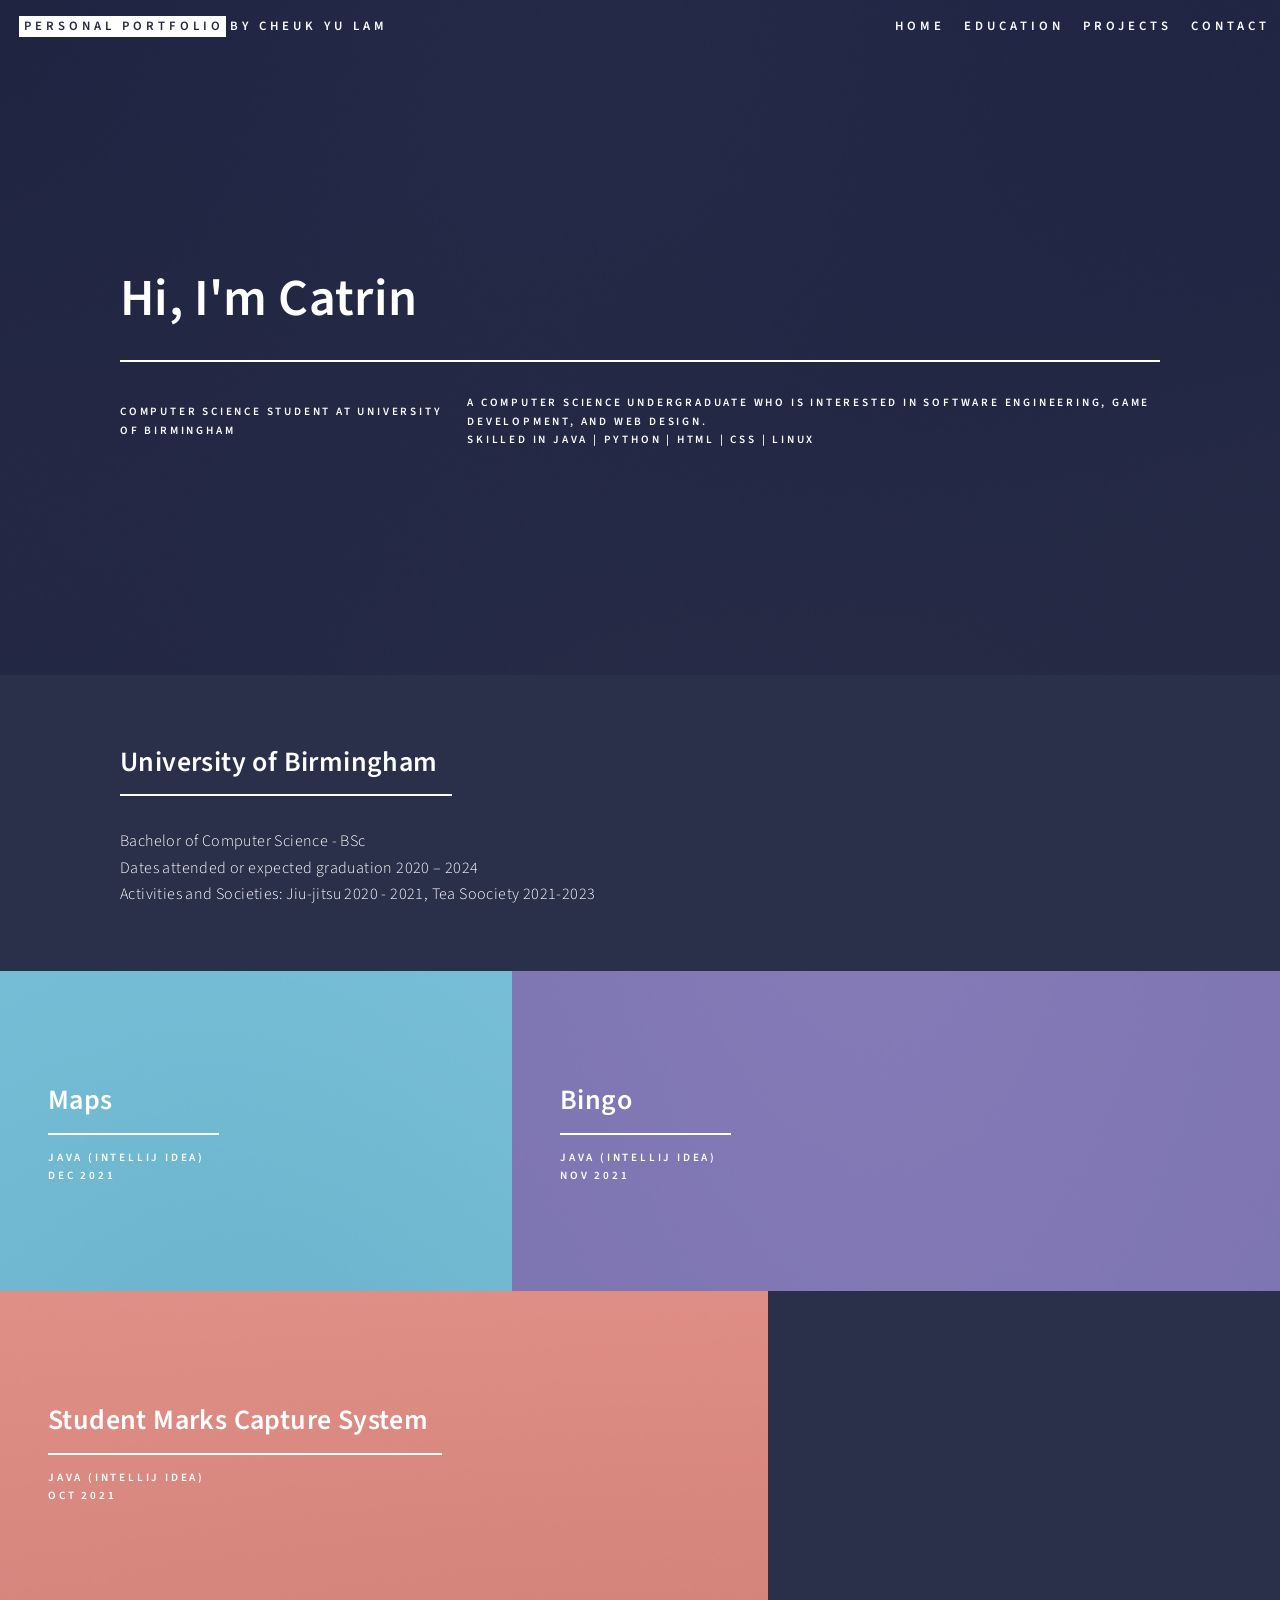
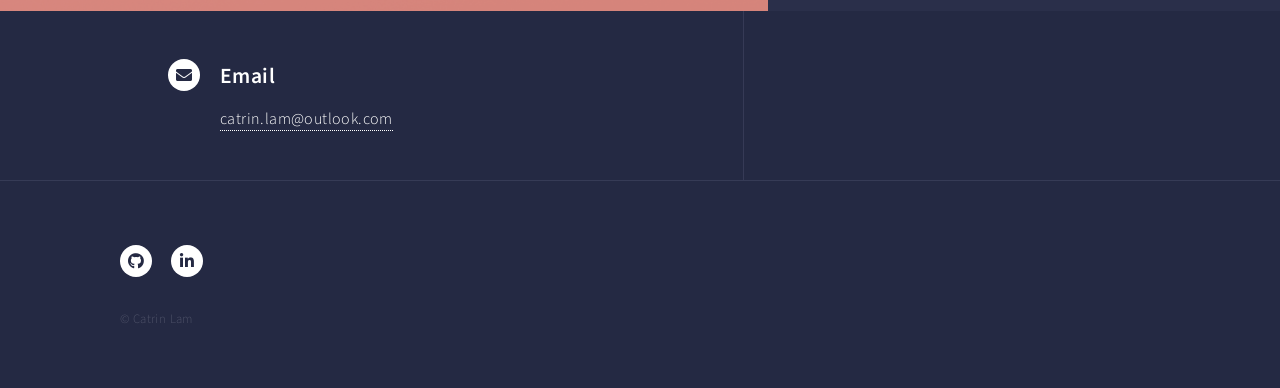
<file: index.html>
<!DOCTYPE HTML>
<!--
	Forty by HTML5 UP
	html5up.net | @ajlkn
	Free for personal and commercial use under the CCA 3.0 license (html5up.net/license)
-->
<html>
<head>
    <title>Cheuk Yu Lam</title>
    <meta charset="utf-8"/>
    <meta content="width=device-width, initial-scale=1, user-scalable=no" name="viewport"/>
    <link href="assets/css/main.css" rel="stylesheet"/>
    <noscript>
        <link href="assets/css/noscript.css" rel="stylesheet"/>
    </noscript>
</head>
<body class="is-preload">

<!-- Wrapper -->
<div id="wrapper">

    <!-- Header -->
    <header class="alt" id="header">
        <div class="logo"><strong>Personal Portfolio</strong><span>by Cheuk Yu Lam</span></div>
        <!-- <a class="logo" href="index.html"><strong>Personal Portfolio</strong>
            <span>by Cheuk Yu Lam</span>
            </a> -->
        <nav>
            <a href="index.html">Home</a>
            <!-- <a href="profile.html">Profile</a> -->
            <a href="#two">Education</a>
            <a href="#one">Projects</a>
            <a href="#contact">Contact</a>
            <a href="#menu"></a>
        </nav>
        <!-- <nav><a href="#menu">Menu</a></nav> -->
    </header>

    <!-- Menu -->
    <nav id="menu">
        <ul class="links">
            <li><a href="index.html">Home</a></li>
            <!-- <li><a href="profile.html">Profile</a></li> -->
            <li><a href="#two">Education</a></li>
            <li><a href="#one">Projects</a></li>
            <li><a href="#contact">Contact</a></li>
        </ul>
<!--        <ul class="actions stacked">-->
<!--            <li><a class="button primary fit" href="#">Get Started</a></li>-->
<!--            <li><a class="button fit" href="#">Log In</a></li>-->
<!--        </ul>-->
    </nav>

    <!-- Banner -->
    <section class="major" id="banner">
        <div class="inner">
            <header class="major">
                <h1>Hi, I'm Catrin</h1>
            </header>
            <div class="content">
                <p>Computer Science Student at University of Birmingham</p>
                <p>A computer science undergraduate who is interested in software engineering, game
                    development, and web design.<br/>
                    Skilled in Java | Python | HTML | CSS | Linux</p>
                <!-- <ul class="actions">
                    <li><a class="button next scrolly" href="profile.html">Get To Know Me More</a></li>
                </ul> -->
            </div>
        </div>
    </section>

    <!-- Main -->
    <div id="main">

        <!-- Two -->
        <section id="two">
            <div class="inner">
                <header class="major">
                    <h2>University of Birmingham</h2>
                </header>
                <p>Bachelor of Computer Science - BSc<br>

                    Dates attended or expected graduation 2020 – 2024<br>

                    Activities and Societies: Jiu-jitsu 2020 - 2021, Tea Soociety 2021-2023 </p>
                <!-- <ul class="actions">
                    <li><a class="button next" href="education.html">My Education</a></li>
                </ul> -->
            </div>
        </section>

        <!-- One -->
        <section class="tiles" id="one">
            <article>
                <span class="image">
                    <img alt="Background image of project" src="images/pic01.jpg"/>
                </span>
                <header class="major">
                    <h3><a class="link" href="https://github.com/winter7eaf/Maps">Maps</a></h3>
                    <p> Java (IntelliJ IDEA)</p>
                    <p>Dec 2021 </p></header>
            </article>
            <article>
                <span class="image">
                    <img alt="Background image of project" src="images/pic02.jpg"/>
                </span>
                <header class="major">
                    <h3><a class="link" href="https://github.com/winter7eaf/Bingo">Bingo</a></h3>
                    <p> Java (IntelliJ IDEA) </p>
                    <p> Nov 2021 </p>
                </header>
            </article>
            <article>
                <span class="image">
                    <img alt="Background image of project" src="images/pic03.jpg"/>
                </span>
                <header class="major">
                    <h3><a class="link" href="https://github.com/winter7eaf/Student-Marks-Capture-System">Student Marks Capture System</a></h3>
                    <p> Java (IntelliJ IDEA) </p>
                    <p> Oct 2021 </p>
                </header>
            </article>
            <!-- <article>
                <span class="image">
                    <img alt="Background image of project" src="images/pic04.jpg"/>
                </span>
                <header class="major">
                    <h3><a class="link" href="projects.html">Flower attribute analysis</a></h3>
                    <p> Python 3 (VS code) </p>
                    <p> Apr 2021 - May 2021 </p>
                </header>
            </article> -->
            <!-- <article>
                <span class="image">
                    <img src="images/pic05.jpg" alt="" />
                </span>
                <header class="major">
                    <h3><a href="profile.html" class="link">Consequat</a></h3>
                    <p>Ipsum dolor sit amet</p>
                </header>
            </article>
            <article>
                <span class="image">
                    <img src="images/pic06.jpg" alt="" />
                </span>
                <header class="major">
                    <h3><a href="profile.html" class="link">Etiam</a></h3>
                    <p>Feugiat amet tempus</p> -->
            <!-- </header>
        </article> -->
        </section>

    </div>

    <!-- Contact -->
    <section id="contact">
        <div class="inner">
            <!-- <section>
                <form action="mailto:catrin.lam@outlook.com" method="post">
                    <div class="fields">
                        <div class="field half">
                            <label for="name">Name</label>
                            <input id="name" name="name" type="text"/>
                        </div>
                        <div class="field half">
                            <label for="email">Email</label>
                            <input id="email" name="email" type="text"/>
                        </div>
                        <div class="field">
                            <label for="message">Message</label>
                            <textarea id="message" name="message" rows="6"></textarea>
                        </div>
                    </div>
                    <ul class="actions">
                        <li><input class="primary" type="submit" value="Send Message"/></li>
                        <li><input type="reset" value="Clear"/></li>
                    </ul>
                </form>
            </section> -->
            <section class="split">
                <section>
                    <div class="contact-method">
                        <span class="icon solid alt fa-envelope"></span>
                        <h3>Email</h3>
                        <a href="mailto:catrin.lam@outlook.com">catrin.lam@outlook.com</a>
                    </div>
                </section>
            </section>
        </div>
    </section>

    <!-- Footer -->
    <footer id="footer">
        <div class="inner">
            <ul class="icons">
                <!-- <li><a href="#" class="icon brands alt fa-twitter"><span class="label">Twitter</span></a></li>
                <li><a href="#" class="icon brands alt fa-facebook-f"><span class="label">Facebook</span></a></li>
                <li><a href="#" class="icon brands alt fa-instagram"><span class="label">Instagram</span></a></li> -->
                <li><a class="icon brands alt fa-github" href="https://github.com/W1nt3rl3af"><span
                        class="label">GitHub</span></a></li>
                <li><a class="icon brands alt fa-linkedin-in" href="https://www.linkedin.com/in/cheuk-yu-lam/"><span
                        class="label">LinkedIn</span></a></li>
            </ul>
            <ul class="copyright">
                <li>&copy; Catrin Lam</li>
                <!-- <li>Design: <a href="https://html5up.net">HTML5 UP</a></li> -->
            </ul>
        </div>
    </footer>

</div>

<!-- Scripts -->
<script src="assets/js/jquery.min.js"></script>
<script src="assets/js/jquery.scrolly.min.js"></script>
<script src="assets/js/jquery.scrollex.min.js"></script>
<script src="assets/js/browser.min.js"></script>
<script src="assets/js/breakpoints.min.js"></script>
<script src="assets/js/util.js"></script>
<script src="assets/js/main.js"></script>

</body>
</html>
</file>
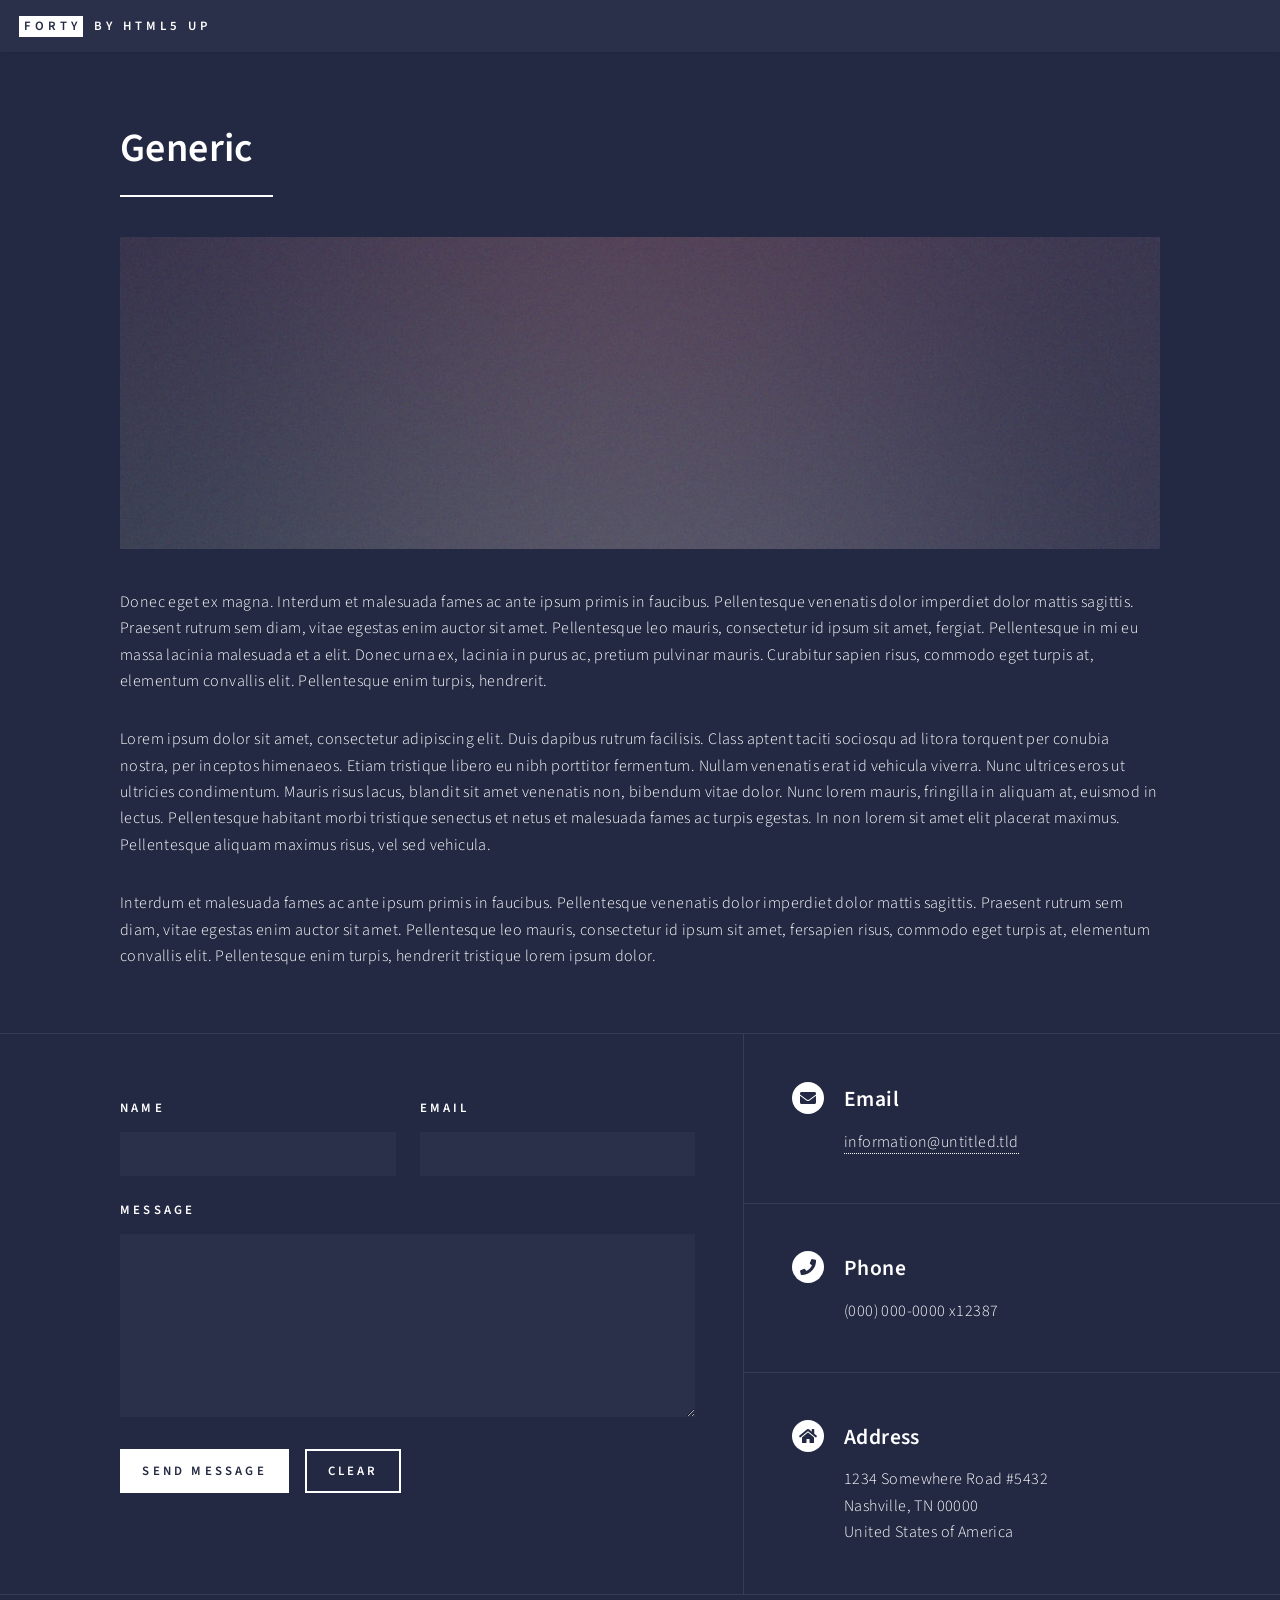
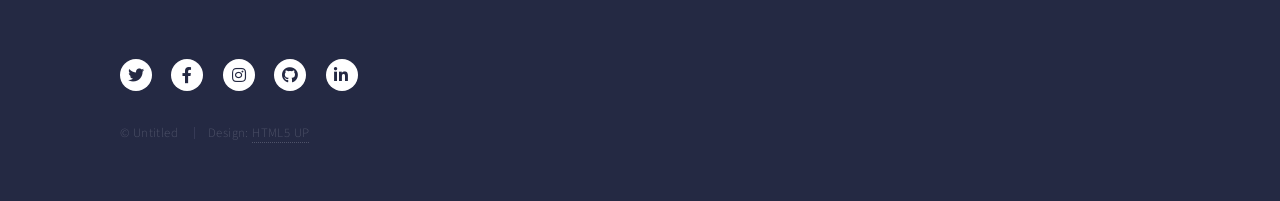
<file: education.html>
<!DOCTYPE HTML>
<!--
	Forty by HTML5 UP
	html5up.net | @ajlkn
	Free for personal and commercial use under the CCA 3.0 license (html5up.net/license)
-->
<html>
<head>
    <title>Generic - Forty by HTML5 UP</title>
    <meta charset="utf-8"/>
    <meta content="width=device-width, initial-scale=1, user-scalable=no" name="viewport"/>
    <link href="assets/css/main.css" rel="stylesheet"/>
    <noscript>
        <link href="assets/css/noscript.css" rel="stylesheet"/>
    </noscript>
</head>
<body class="is-preload">

<!-- Wrapper -->
<div id="wrapper">

    <!-- Header -->
    <header id="header">
        <a class="logo" href="index.html"><strong>Forty</strong> <span>by HTML5 UP</span></a>
        <nav>
            <a href="#menu">Menu</a>
        </nav>
    </header>

    <!-- Menu -->
    <nav id="menu">
        <ul class="links">
            <li><a href="index.html">Home</a></li>
            <li><a href="landing.html">Landing</a></li>
            <li><a href="generic.html">Generic</a></li>
            <li><a href="elements.html">Elements</a></li>
        </ul>
        <ul class="actions stacked">
            <li><a class="button primary fit" href="#">Get Started</a></li>
            <li><a class="button fit" href="#">Log In</a></li>
        </ul>
    </nav>

    <!-- Main -->
    <div class="alt" id="main">

        <!-- One -->
        <section id="one">
            <div class="inner">
                <header class="major">
                    <h1>Generic</h1>
                </header>
                <span class="image main"><img alt="" src="images/pic11.jpg"/></span>
                <p>Donec eget ex magna. Interdum et malesuada fames ac ante ipsum primis in faucibus. Pellentesque
                    venenatis dolor imperdiet dolor mattis sagittis. Praesent rutrum sem diam, vitae egestas enim auctor
                    sit amet. Pellentesque leo mauris, consectetur id ipsum sit amet, fergiat. Pellentesque in mi eu
                    massa lacinia malesuada et a elit. Donec urna ex, lacinia in purus ac, pretium pulvinar mauris.
                    Curabitur sapien risus, commodo eget turpis at, elementum convallis elit. Pellentesque enim turpis,
                    hendrerit.</p>
                <p>Lorem ipsum dolor sit amet, consectetur adipiscing elit. Duis dapibus rutrum facilisis. Class aptent
                    taciti sociosqu ad litora torquent per conubia nostra, per inceptos himenaeos. Etiam tristique
                    libero eu nibh porttitor fermentum. Nullam venenatis erat id vehicula viverra. Nunc ultrices eros ut
                    ultricies condimentum. Mauris risus lacus, blandit sit amet venenatis non, bibendum vitae dolor.
                    Nunc lorem mauris, fringilla in aliquam at, euismod in lectus. Pellentesque habitant morbi tristique
                    senectus et netus et malesuada fames ac turpis egestas. In non lorem sit amet elit placerat maximus.
                    Pellentesque aliquam maximus risus, vel sed vehicula.</p>
                <p>Interdum et malesuada fames ac ante ipsum primis in faucibus. Pellentesque venenatis dolor imperdiet
                    dolor mattis sagittis. Praesent rutrum sem diam, vitae egestas enim auctor sit amet. Pellentesque
                    leo mauris, consectetur id ipsum sit amet, fersapien risus, commodo eget turpis at, elementum
                    convallis elit. Pellentesque enim turpis, hendrerit tristique lorem ipsum dolor.</p>
            </div>
        </section>

    </div>

    <!-- Contact -->
    <section id="contact">
        <div class="inner">
            <section>
                <form action="#" method="post">
                    <div class="fields">
                        <div class="field half">
                            <label for="name">Name</label>
                            <input id="name" name="name" type="text"/>
                        </div>
                        <div class="field half">
                            <label for="email">Email</label>
                            <input id="email" name="email" type="text"/>
                        </div>
                        <div class="field">
                            <label for="message">Message</label>
                            <textarea id="message" name="message" rows="6"></textarea>
                        </div>
                    </div>
                    <ul class="actions">
                        <li><input class="primary" type="submit" value="Send Message"/></li>
                        <li><input type="reset" value="Clear"/></li>
                    </ul>
                </form>
            </section>
            <section class="split">
                <section>
                    <div class="contact-method">
                        <span class="icon solid alt fa-envelope"></span>
                        <h3>Email</h3>
                        <a href="#">information@untitled.tld</a>
                    </div>
                </section>
                <section>
                    <div class="contact-method">
                        <span class="icon solid alt fa-phone"></span>
                        <h3>Phone</h3>
                        <span>(000) 000-0000 x12387</span>
                    </div>
                </section>
                <section>
                    <div class="contact-method">
                        <span class="icon solid alt fa-home"></span>
                        <h3>Address</h3>
                        <span>1234 Somewhere Road #5432<br/>
										Nashville, TN 00000<br/>
										United States of America</span>
                    </div>
                </section>
            </section>
        </div>
    </section>

    <!-- Footer -->
    <footer id="footer">
        <div class="inner">
            <ul class="icons">
                <li><a class="icon brands alt fa-twitter" href="#"><span class="label">Twitter</span></a></li>
                <li><a class="icon brands alt fa-facebook-f" href="#"><span class="label">Facebook</span></a></li>
                <li><a class="icon brands alt fa-instagram" href="#"><span class="label">Instagram</span></a></li>
                <li><a class="icon brands alt fa-github" href="#"><span class="label">GitHub</span></a></li>
                <li><a class="icon brands alt fa-linkedin-in" href="#"><span class="label">LinkedIn</span></a></li>
            </ul>
            <ul class="copyright">
                <li>&copy; Untitled</li>
                <li>Design: <a href="https://html5up.net">HTML5 UP</a></li>
            </ul>
        </div>
    </footer>

</div>

<!-- Scripts -->
<script src="assets/js/jquery.min.js"></script>
<script src="assets/js/jquery.scrolly.min.js"></script>
<script src="assets/js/jquery.scrollex.min.js"></script>
<script src="assets/js/browser.min.js"></script>
<script src="assets/js/breakpoints.min.js"></script>
<script src="assets/js/util.js"></script>
<script src="assets/js/main.js"></script>

</body>
</html>
</file>
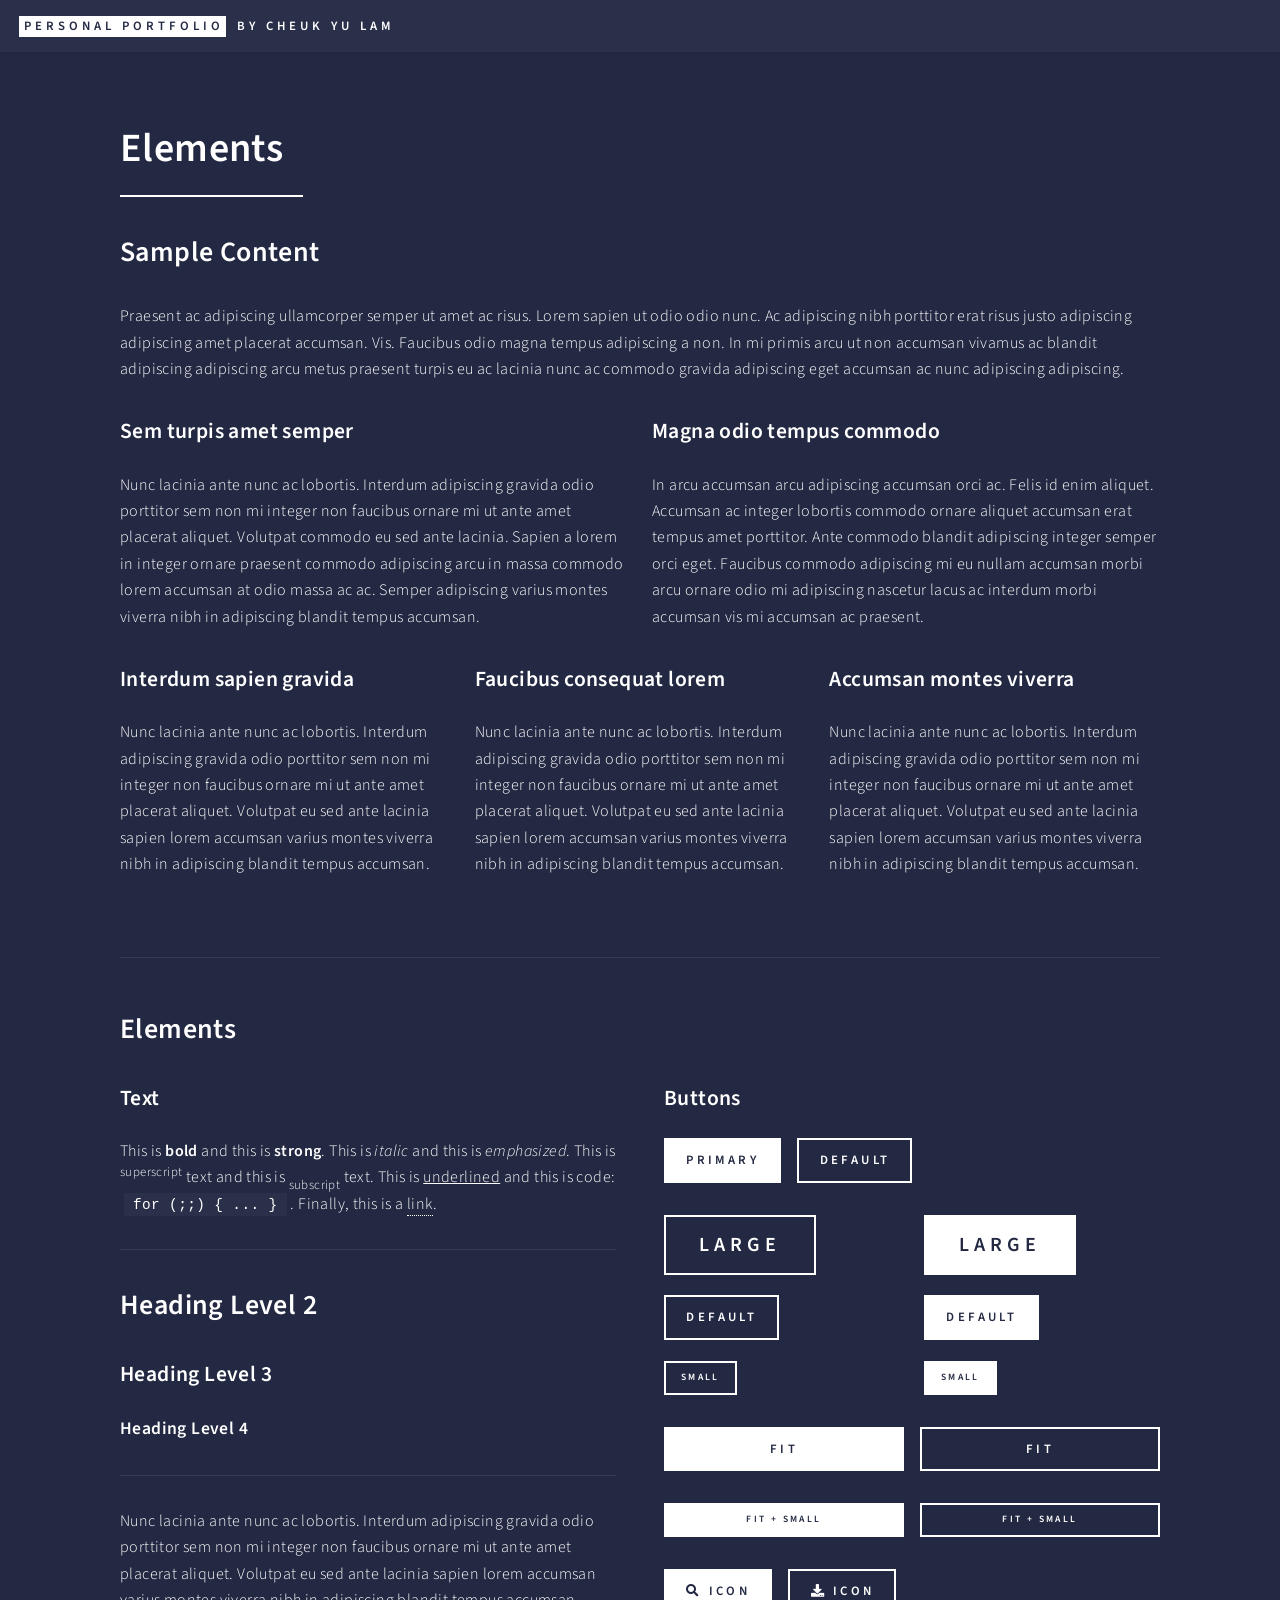
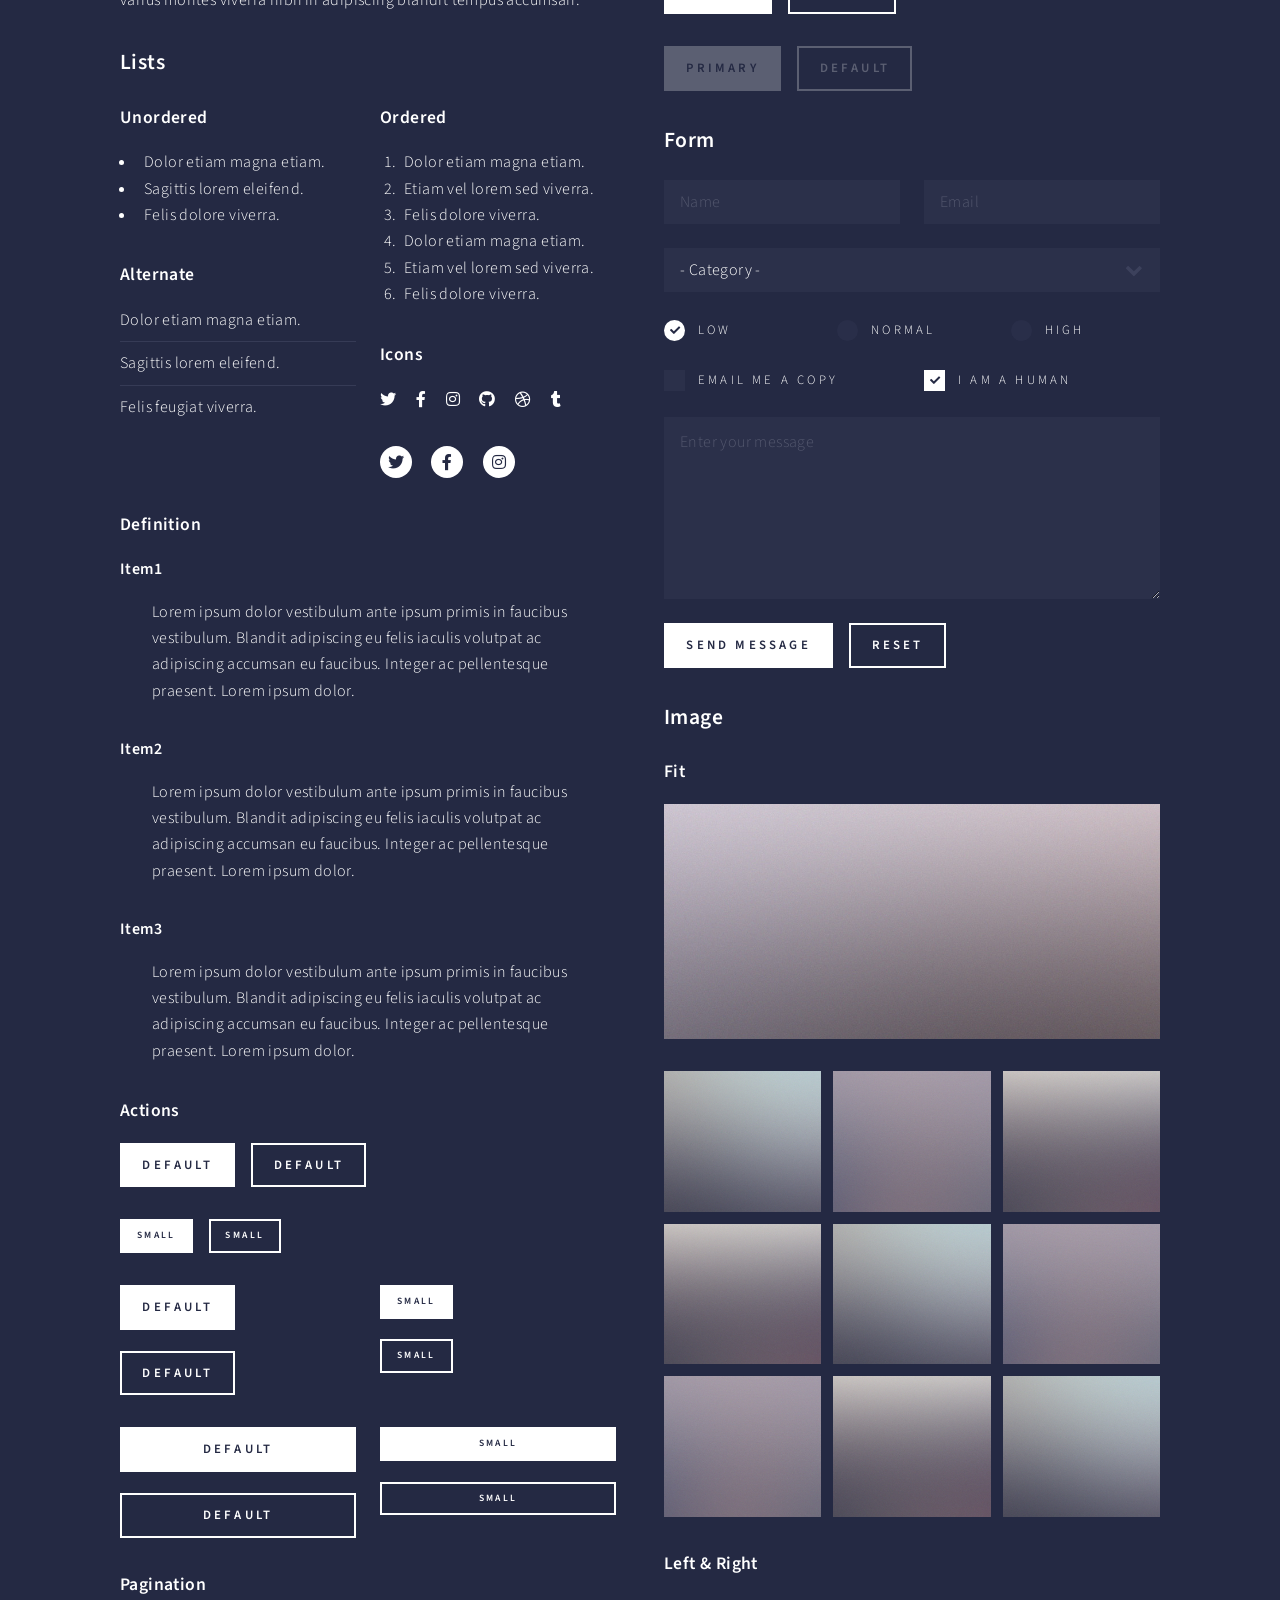
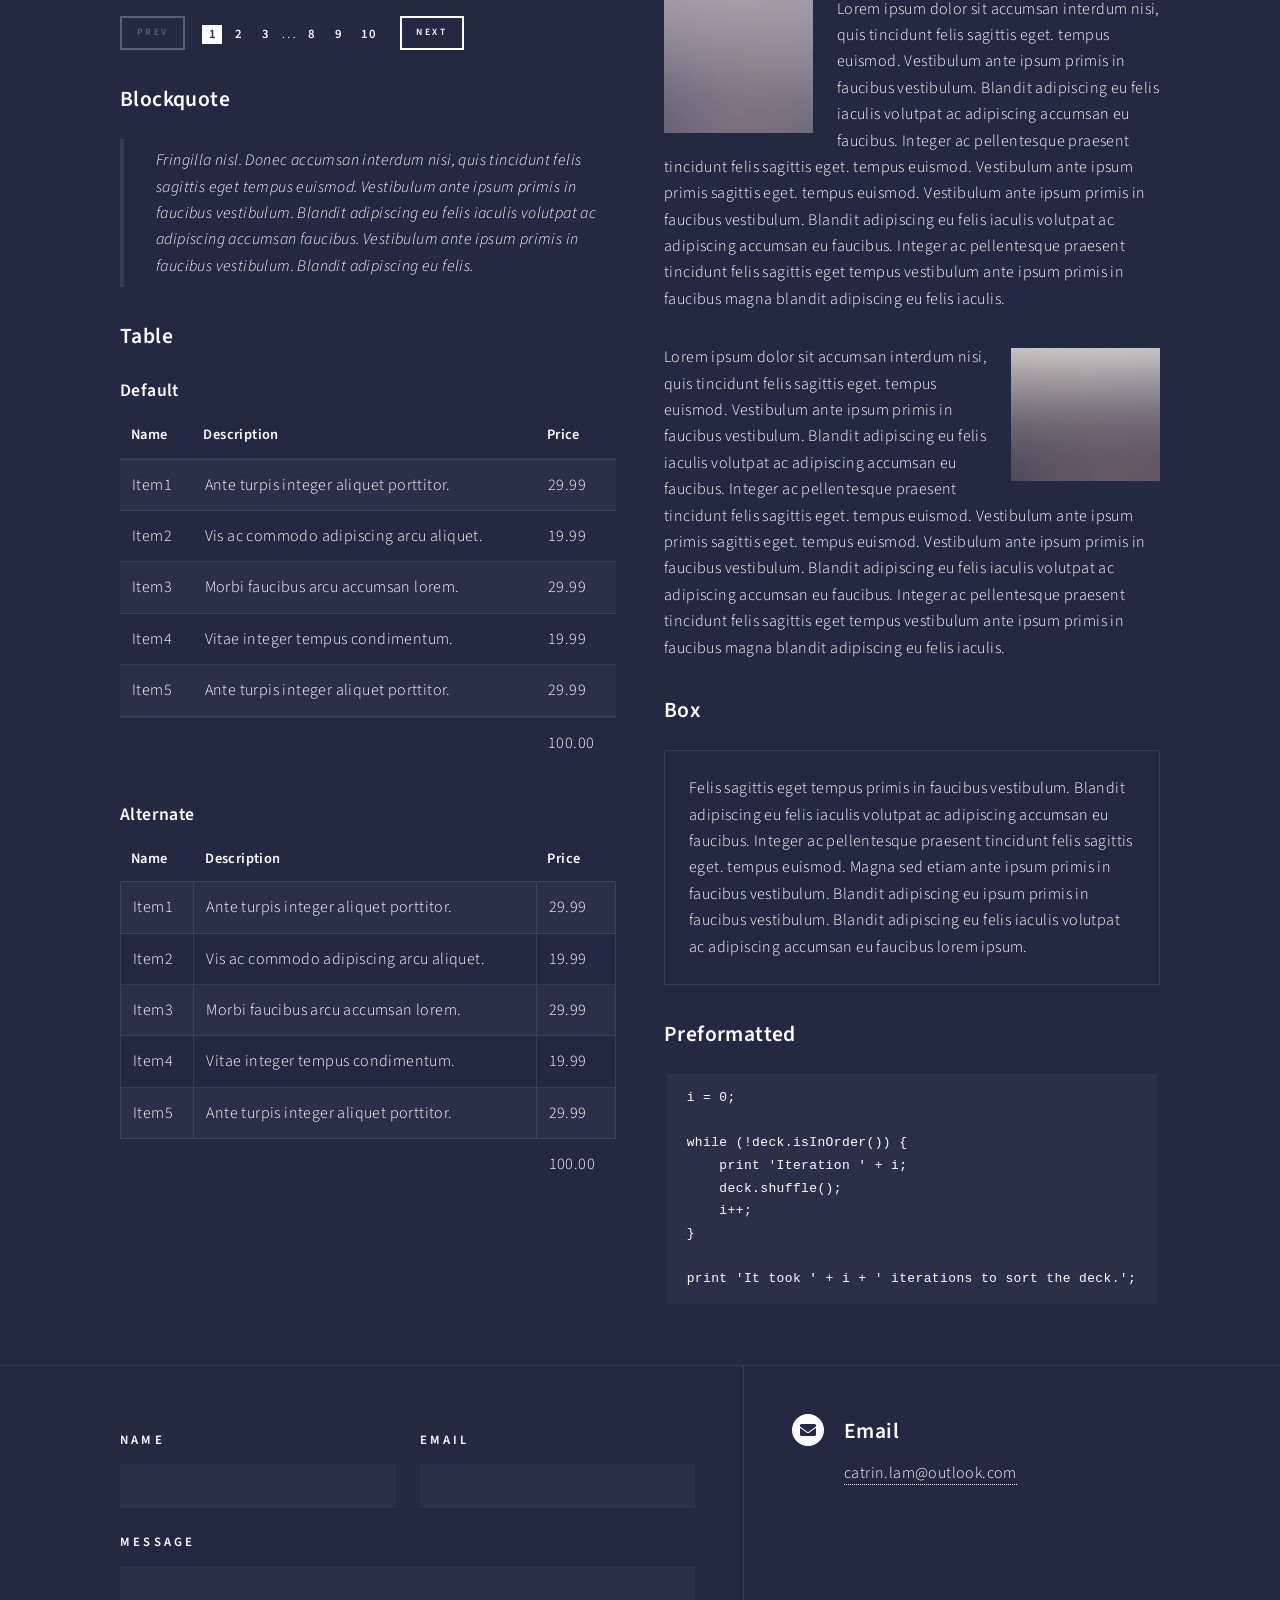
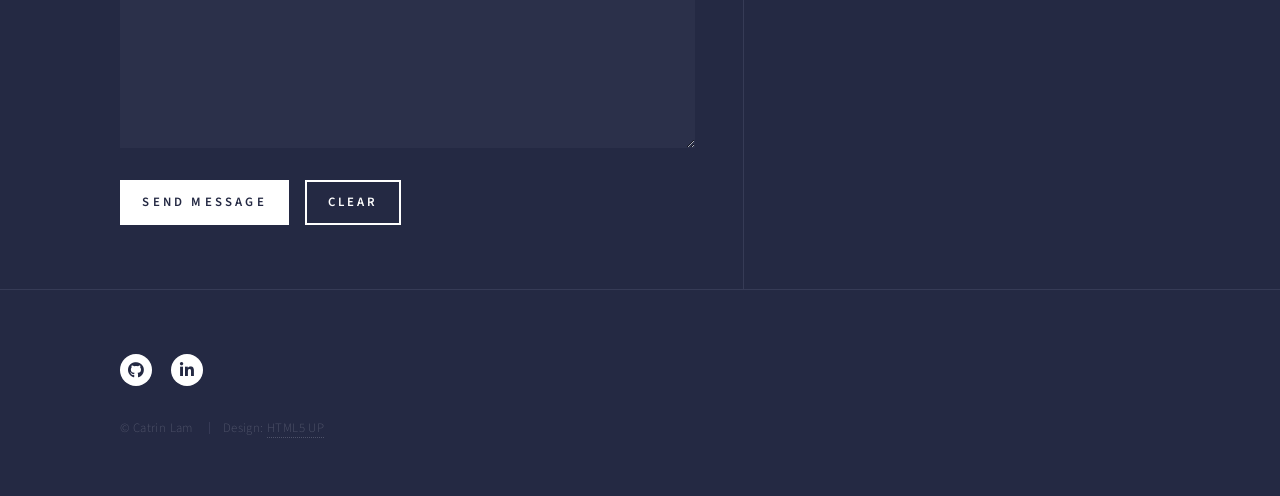
<file: profile.html>
<!DOCTYPE HTML>
<!--
	Forty by HTML5 UP
	html5up.net | @ajlkn
	Free for personal and commercial use under the CCA 3.0 license (html5up.net/license)
-->
<html>
<head>
    <title>Cheuk Yu Lam</title>
    <meta charset="utf-8"/>
    <meta content="width=device-width, initial-scale=1, user-scalable=no" name="viewport"/>
    <link href="assets/css/main.css" rel="stylesheet"/>
    <noscript>
        <link href="assets/css/noscript.css" rel="stylesheet"/>
    </noscript>
</head>
<body class="is-preload">

<!-- Wrapper -->
<div id="wrapper">

    <!-- Header -->
    <header id="header">
        <a class="logo" href="index.html"><strong>Personal Portfolio</strong> <span>by Cheuk Yu Lam</span></a>
        <nav>
            <a href="#menu">Menu</a>
        </nav>
    </header>

    <!-- Menu -->
    <nav id="menu">
        <ul class="links">
            <li><a href="index.html">Home</a></li>
            <li><a href="profile.html">Profile</a></li>
            <li><a href="education.html">Education</a></li>
            <li><a href="projects.html">Projects</a></li>
        </ul>
<!--        <ul class="actions stacked">-->
<!--            <li><a class="button primary fit" href="#">Get Started</a></li>-->
<!--            <li><a class="button fit" href="#">Log In</a></li>-->
<!--        </ul>-->
    </nav>

    <!-- Main -->
    <div class="alt" id="main">

        <!-- One -->
        <section id="one">
            <div class="inner">
                <header class="major">
                    <h1>Elements</h1>
                </header>

                <!-- Content -->
                <div data-iframe-height="270" data-iframe-width="150"
                     data-share-badge-host="https://www.credly.com"
                     data-share-badge-id="88ab323e-81cc-4e04-8eca-c18733d4c869"></div>
                <script async src="//cdn.credly.com/assets/utilities/embed.js" type="text/javascript"></script>
                <h2 id="content">Sample Content</h2>
                <p>Praesent ac adipiscing ullamcorper semper ut amet ac risus. Lorem sapien ut odio odio nunc. Ac
                    adipiscing nibh porttitor erat risus justo adipiscing adipiscing amet placerat accumsan. Vis.
                    Faucibus odio magna tempus adipiscing a non. In mi primis arcu ut non accumsan vivamus ac blandit
                    adipiscing adipiscing arcu metus praesent turpis eu ac lacinia nunc ac commodo gravida adipiscing
                    eget accumsan ac nunc adipiscing adipiscing.</p>
                <div class="row">
                    <div class="col-6 col-12-small">
                        <h3>Sem turpis amet semper</h3>
                        <p>Nunc lacinia ante nunc ac lobortis. Interdum adipiscing gravida odio porttitor sem non mi
                            integer non faucibus ornare mi ut ante amet placerat aliquet. Volutpat commodo eu sed ante
                            lacinia. Sapien a lorem in integer ornare praesent commodo adipiscing arcu in massa commodo
                            lorem accumsan at odio massa ac ac. Semper adipiscing varius montes viverra nibh in
                            adipiscing blandit tempus accumsan.</p>
                    </div>
                    <div class="col-6 col-12-small">
                        <h3>Magna odio tempus commodo</h3>
                        <p>In arcu accumsan arcu adipiscing accumsan orci ac. Felis id enim aliquet. Accumsan ac integer
                            lobortis commodo ornare aliquet accumsan erat tempus amet porttitor. Ante commodo blandit
                            adipiscing integer semper orci eget. Faucibus commodo adipiscing mi eu nullam accumsan morbi
                            arcu ornare odio mi adipiscing nascetur lacus ac interdum morbi accumsan vis mi accumsan ac
                            praesent.</p>
                    </div>
                    <!-- Break -->
                    <div class="col-4 col-12-medium">
                        <h3>Interdum sapien gravida</h3>
                        <p>Nunc lacinia ante nunc ac lobortis. Interdum adipiscing gravida odio porttitor sem non mi
                            integer non faucibus ornare mi ut ante amet placerat aliquet. Volutpat eu sed ante lacinia
                            sapien lorem accumsan varius montes viverra nibh in adipiscing blandit tempus accumsan.</p>
                    </div>
                    <div class="col-4 col-12-medium">
                        <h3>Faucibus consequat lorem</h3>
                        <p>Nunc lacinia ante nunc ac lobortis. Interdum adipiscing gravida odio porttitor sem non mi
                            integer non faucibus ornare mi ut ante amet placerat aliquet. Volutpat eu sed ante lacinia
                            sapien lorem accumsan varius montes viverra nibh in adipiscing blandit tempus accumsan.</p>
                    </div>
                    <div class="col-4 col-12-medium">
                        <h3>Accumsan montes viverra</h3>
                        <p>Nunc lacinia ante nunc ac lobortis. Interdum adipiscing gravida odio porttitor sem non mi
                            integer non faucibus ornare mi ut ante amet placerat aliquet. Volutpat eu sed ante lacinia
                            sapien lorem accumsan varius montes viverra nibh in adipiscing blandit tempus accumsan.</p>
                    </div>
                </div>

                <hr class="major"/>

                <!-- Elements -->
                <h2 id="elements">Elements</h2>
                <div class="row gtr-200">
                    <div class="col-6 col-12-medium">

                        <!-- Text stuff -->
                        <h3>Text</h3>
                        <p>This is <b>bold</b> and this is <strong>strong</strong>. This is <i>italic</i> and this is
                            <em>emphasized</em>.
                            This is <sup>superscript</sup> text and this is <sub>subscript</sub> text.
                            This is <u>underlined</u> and this is code: <code>for (;;) { ... }</code>.
                            Finally, this is a <a href="#">link</a>.</p>
                        <hr/>
                        <h2>Heading Level 2</h2>
                        <h3>Heading Level 3</h3>
                        <h4>Heading Level 4</h4>
                        <hr/>
                        <p>Nunc lacinia ante nunc ac lobortis. Interdum adipiscing gravida odio porttitor sem non mi
                            integer non faucibus ornare mi ut ante amet placerat aliquet. Volutpat eu sed ante lacinia
                            sapien lorem accumsan varius montes viverra nibh in adipiscing blandit tempus accumsan.</p>

                        <!-- Lists -->
                        <h3>Lists</h3>
                        <div class="row">
                            <div class="col-6 col-12-small">

                                <h4>Unordered</h4>
                                <ul>
                                    <li>Dolor etiam magna etiam.</li>
                                    <li>Sagittis lorem eleifend.</li>
                                    <li>Felis dolore viverra.</li>
                                </ul>

                                <h4>Alternate</h4>
                                <ul class="alt">
                                    <li>Dolor etiam magna etiam.</li>
                                    <li>Sagittis lorem eleifend.</li>
                                    <li>Felis feugiat viverra.</li>
                                </ul>

                            </div>
                            <div class="col-6 col-12-small">

                                <h4>Ordered</h4>
                                <ol>
                                    <li>Dolor etiam magna etiam.</li>
                                    <li>Etiam vel lorem sed viverra.</li>
                                    <li>Felis dolore viverra.</li>
                                    <li>Dolor etiam magna etiam.</li>
                                    <li>Etiam vel lorem sed viverra.</li>
                                    <li>Felis dolore viverra.</li>
                                </ol>

                                <h4>Icons</h4>
                                <ul class="icons">
                                    <li><a class="icon brands fa-twitter" href="#"><span
                                            class="label">Twitter</span></a></li>
                                    <li><a class="icon brands fa-facebook-f" href="#"><span
                                            class="label">Facebook</span></a></li>
                                    <li><a class="icon brands fa-instagram" href="#"><span
                                            class="label">Instagram</span></a></li>
                                    <li><a class="icon brands fa-github" href="#"><span class="label">Github</span></a>
                                    </li>
                                    <li><a class="icon brands fa-dribbble" href="#"><span class="label">Dribbble</span></a>
                                    </li>
                                    <li><a class="icon brands fa-tumblr" href="#"><span class="label">Tumblr</span></a>
                                    </li>
                                </ul>
                                <ul class="icons">
                                    <li><a class="icon brands alt fa-twitter" href="#"><span
                                            class="label">Twitter</span></a></li>
                                    <li><a class="icon brands alt fa-facebook-f" href="#"><span
                                            class="label">Facebook</span></a></li>
                                    <li><a class="icon brands alt fa-instagram" href="#"><span
                                            class="label">Instagram</span></a></li>
                                </ul>

                            </div>
                        </div>
                        <h4>Definition</h4>
                        <dl>
                            <dt>Item1</dt>
                            <dd>
                                <p>Lorem ipsum dolor vestibulum ante ipsum primis in faucibus vestibulum. Blandit
                                    adipiscing eu felis iaculis volutpat ac adipiscing accumsan eu faucibus. Integer ac
                                    pellentesque praesent. Lorem ipsum dolor.</p>
                            </dd>
                            <dt>Item2</dt>
                            <dd>
                                <p>Lorem ipsum dolor vestibulum ante ipsum primis in faucibus vestibulum. Blandit
                                    adipiscing eu felis iaculis volutpat ac adipiscing accumsan eu faucibus. Integer ac
                                    pellentesque praesent. Lorem ipsum dolor.</p>
                            </dd>
                            <dt>Item3</dt>
                            <dd>
                                <p>Lorem ipsum dolor vestibulum ante ipsum primis in faucibus vestibulum. Blandit
                                    adipiscing eu felis iaculis volutpat ac adipiscing accumsan eu faucibus. Integer ac
                                    pellentesque praesent. Lorem ipsum dolor.</p>
                            </dd>
                        </dl>

                        <h4>Actions</h4>
                        <ul class="actions">
                            <li><a class="button primary" href="#">Default</a></li>
                            <li><a class="button" href="#">Default</a></li>
                        </ul>
                        <ul class="actions small">
                            <li><a class="button primary small" href="#">Small</a></li>
                            <li><a class="button small" href="#">Small</a></li>
                        </ul>
                        <div class="row">
                            <div class="col-6 col-12-small">
                                <ul class="actions stacked">
                                    <li><a class="button primary" href="#">Default</a></li>
                                    <li><a class="button" href="#">Default</a></li>
                                </ul>
                            </div>
                            <div class="col-6 col-12-small">
                                <ul class="actions stacked">
                                    <li><a class="button primary small" href="#">Small</a></li>
                                    <li><a class="button small" href="#">Small</a></li>
                                </ul>
                            </div>
                            <div class="col-6 col-12-small">
                                <ul class="actions stacked">
                                    <li><a class="button primary fit" href="#">Default</a></li>
                                    <li><a class="button fit" href="#">Default</a></li>
                                </ul>
                            </div>
                            <div class="col-6 col-12-small">
                                <ul class="actions stacked">
                                    <li><a class="button primary small fit" href="#">Small</a></li>
                                    <li><a class="button small fit" href="#">Small</a></li>
                                </ul>
                            </div>
                        </div>

                        <h4>Pagination</h4>
                        <ul class="pagination">
                            <li><span class="button small disabled">Prev</span></li>
                            <li><a class="page active" href="#">1</a></li>
                            <li><a class="page" href="#">2</a></li>
                            <li><a class="page" href="#">3</a></li>
                            <li><span>&hellip;</span></li>
                            <li><a class="page" href="#">8</a></li>
                            <li><a class="page" href="#">9</a></li>
                            <li><a class="page" href="#">10</a></li>
                            <li><a class="button small" href="#">Next</a></li>
                        </ul>

                        <!-- Blockquote -->
                        <h3>Blockquote</h3>
                        <blockquote>Fringilla nisl. Donec accumsan interdum nisi, quis tincidunt felis sagittis eget
                            tempus euismod. Vestibulum ante ipsum primis in faucibus vestibulum. Blandit adipiscing eu
                            felis iaculis volutpat ac adipiscing accumsan faucibus. Vestibulum ante ipsum primis in
                            faucibus vestibulum. Blandit adipiscing eu felis.
                        </blockquote>

                        <!-- Table -->
                        <h3>Table</h3>

                        <h4>Default</h4>
                        <div class="table-wrapper">
                            <table>
                                <thead>
                                <tr>
                                    <th>Name</th>
                                    <th>Description</th>
                                    <th>Price</th>
                                </tr>
                                </thead>
                                <tbody>
                                <tr>
                                    <td>Item1</td>
                                    <td>Ante turpis integer aliquet porttitor.</td>
                                    <td>29.99</td>
                                </tr>
                                <tr>
                                    <td>Item2</td>
                                    <td>Vis ac commodo adipiscing arcu aliquet.</td>
                                    <td>19.99</td>
                                </tr>
                                <tr>
                                    <td>Item3</td>
                                    <td> Morbi faucibus arcu accumsan lorem.</td>
                                    <td>29.99</td>
                                </tr>
                                <tr>
                                    <td>Item4</td>
                                    <td>Vitae integer tempus condimentum.</td>
                                    <td>19.99</td>
                                </tr>
                                <tr>
                                    <td>Item5</td>
                                    <td>Ante turpis integer aliquet porttitor.</td>
                                    <td>29.99</td>
                                </tr>
                                </tbody>
                                <tfoot>
                                <tr>
                                    <td colspan="2"></td>
                                    <td>100.00</td>
                                </tr>
                                </tfoot>
                            </table>
                        </div>

                        <h4>Alternate</h4>
                        <div class="table-wrapper">
                            <table class="alt">
                                <thead>
                                <tr>
                                    <th>Name</th>
                                    <th>Description</th>
                                    <th>Price</th>
                                </tr>
                                </thead>
                                <tbody>
                                <tr>
                                    <td>Item1</td>
                                    <td>Ante turpis integer aliquet porttitor.</td>
                                    <td>29.99</td>
                                </tr>
                                <tr>
                                    <td>Item2</td>
                                    <td>Vis ac commodo adipiscing arcu aliquet.</td>
                                    <td>19.99</td>
                                </tr>
                                <tr>
                                    <td>Item3</td>
                                    <td> Morbi faucibus arcu accumsan lorem.</td>
                                    <td>29.99</td>
                                </tr>
                                <tr>
                                    <td>Item4</td>
                                    <td>Vitae integer tempus condimentum.</td>
                                    <td>19.99</td>
                                </tr>
                                <tr>
                                    <td>Item5</td>
                                    <td>Ante turpis integer aliquet porttitor.</td>
                                    <td>29.99</td>
                                </tr>
                                </tbody>
                                <tfoot>
                                <tr>
                                    <td colspan="2"></td>
                                    <td>100.00</td>
                                </tr>
                                </tfoot>
                            </table>
                        </div>

                    </div>
                    <div class="col-6 col-12-medium">

                        <!-- Buttons -->
                        <h3>Buttons</h3>
                        <ul class="actions">
                            <li><a class="button primary" href="#">Primary</a></li>
                            <li><a class="button" href="#">Default</a></li>
                        </ul>
                        <div class="row">
                            <div class="col-6 col-12-xsmall">
                                <ul class="actions stacked">
                                    <li><a class="button large" href="#">Large</a></li>
                                    <li><a class="button" href="#">Default</a></li>
                                    <li><a class="button small" href="#">Small</a></li>
                                </ul>
                            </div>
                            <div class="col-6 col-12-xsmall">
                                <ul class="actions stacked">
                                    <li><a class="button primary large" href="#">Large</a></li>
                                    <li><a class="button primary" href="#">Default</a></li>
                                    <li><a class="button primary small" href="#">Small</a></li>
                                </ul>
                            </div>
                        </div>
                        <ul class="actions fit">
                            <li><a class="button primary fit" href="#">Fit</a></li>
                            <li><a class="button fit" href="#">Fit</a></li>
                        </ul>
                        <ul class="actions fit small">
                            <li><a class="button primary fit small" href="#">Fit + Small</a></li>
                            <li><a class="button fit small" href="#">Fit + Small</a></li>
                        </ul>
                        <ul class="actions">
                            <li><a class="button primary icon solid fa-search" href="#">Icon</a></li>
                            <li><a class="button icon solid fa-download" href="#">Icon</a></li>
                        </ul>
                        <ul class="actions">
                            <li><span class="button primary disabled">Primary</span></li>
                            <li><span class="button disabled">Default</span></li>
                        </ul>

                        <!-- Form -->
                        <h3>Form</h3>

                        <form action="#" method="post">
                            <div class="row gtr-uniform">
                                <div class="col-6 col-12-xsmall">
                                    <input id="demo-name" name="demo-name" placeholder="Name" type="text" value=""/>
                                </div>
                                <div class="col-6 col-12-xsmall">
                                    <input id="demo-email" name="demo-email" placeholder="Email" type="email" value=""/>
                                </div>
                                <!-- Break -->
                                <div class="col-12">
                                    <select id="demo-category" name="demo-category">
                                        <option value="">- Category -</option>
                                        <option value="1">Manufacturing</option>
                                        <option value="1">Shipping</option>
                                        <option value="1">Administration</option>
                                        <option value="1">Human Resources</option>
                                    </select>
                                </div>
                                <!-- Break -->
                                <div class="col-4 col-12-small">
                                    <input checked id="demo-priority-low" name="demo-priority" type="radio">
                                    <label for="demo-priority-low">Low</label>
                                </div>
                                <div class="col-4 col-12-small">
                                    <input id="demo-priority-normal" name="demo-priority" type="radio">
                                    <label for="demo-priority-normal">Normal</label>
                                </div>
                                <div class="col-4 col-12-small">
                                    <input id="demo-priority-high" name="demo-priority" type="radio">
                                    <label for="demo-priority-high">High</label>
                                </div>
                                <!-- Break -->
                                <div class="col-6 col-12-small">
                                    <input id="demo-copy" name="demo-copy" type="checkbox">
                                    <label for="demo-copy">Email me a copy</label>
                                </div>
                                <div class="col-6 col-12-small">
                                    <input checked id="demo-human" name="demo-human" type="checkbox">
                                    <label for="demo-human">I am a human</label>
                                </div>
                                <!-- Break -->
                                <div class="col-12">
                                    <textarea id="demo-message" name="demo-message" placeholder="Enter your message"
                                              rows="6"></textarea>
                                </div>
                                <!-- Break -->
                                <div class="col-12">
                                    <ul class="actions">
                                        <li><input class="primary" type="submit" value="Send Message"/></li>
                                        <li><input type="reset" value="Reset"/></li>
                                    </ul>
                                </div>
                            </div>
                        </form>

                        <!-- Image -->
                        <h3>Image</h3>

                        <h4>Fit</h4>
                        <span class="image fit"><img alt="" src="images/pic03.jpg"/></span>
                        <div class="box alt">
                            <div class="row gtr-50 gtr-uniform">
                                <div class="col-4"><span class="image fit"><img alt="" src="images/pic08.jpg"/></span>
                                </div>
                                <div class="col-4"><span class="image fit"><img alt="" src="images/pic09.jpg"/></span>
                                </div>
                                <div class="col-4"><span class="image fit"><img alt="" src="images/pic10.jpg"/></span>
                                </div>
                                <!-- Break -->
                                <div class="col-4"><span class="image fit"><img alt="" src="images/pic10.jpg"/></span>
                                </div>
                                <div class="col-4"><span class="image fit"><img alt="" src="images/pic08.jpg"/></span>
                                </div>
                                <div class="col-4"><span class="image fit"><img alt="" src="images/pic09.jpg"/></span>
                                </div>
                                <!-- Break -->
                                <div class="col-4"><span class="image fit"><img alt="" src="images/pic09.jpg"/></span>
                                </div>
                                <div class="col-4"><span class="image fit"><img alt="" src="images/pic10.jpg"/></span>
                                </div>
                                <div class="col-4"><span class="image fit"><img alt="" src="images/pic08.jpg"/></span>
                                </div>
                            </div>
                        </div>

                        <h4>Left &amp; Right</h4>
                        <p><span class="image left"><img alt="" src="images/pic09.jpg"/></span>Lorem ipsum dolor sit
                            accumsan interdum nisi, quis tincidunt felis sagittis eget. tempus euismod. Vestibulum ante
                            ipsum primis in faucibus vestibulum. Blandit adipiscing eu felis iaculis volutpat ac
                            adipiscing accumsan eu faucibus. Integer ac pellentesque praesent tincidunt felis sagittis
                            eget. tempus euismod. Vestibulum ante ipsum primis sagittis eget. tempus euismod. Vestibulum
                            ante ipsum primis in faucibus vestibulum. Blandit adipiscing eu felis iaculis volutpat ac
                            adipiscing accumsan eu faucibus. Integer ac pellentesque praesent tincidunt felis sagittis
                            eget tempus vestibulum ante ipsum primis in faucibus magna blandit adipiscing eu felis
                            iaculis.</p>
                        <p><span class="image right"><img alt="" src="images/pic10.jpg"/></span>Lorem ipsum dolor sit
                            accumsan interdum nisi, quis tincidunt felis sagittis eget. tempus euismod. Vestibulum ante
                            ipsum primis in faucibus vestibulum. Blandit adipiscing eu felis iaculis volutpat ac
                            adipiscing accumsan eu faucibus. Integer ac pellentesque praesent tincidunt felis sagittis
                            eget. tempus euismod. Vestibulum ante ipsum primis sagittis eget. tempus euismod. Vestibulum
                            ante ipsum primis in faucibus vestibulum. Blandit adipiscing eu felis iaculis volutpat ac
                            adipiscing accumsan eu faucibus. Integer ac pellentesque praesent tincidunt felis sagittis
                            eget tempus vestibulum ante ipsum primis in faucibus magna blandit adipiscing eu felis
                            iaculis.</p>

                        <!-- Box -->
                        <h3>Box</h3>
                        <div class="box">
                            <p>Felis sagittis eget tempus primis in faucibus vestibulum. Blandit adipiscing eu felis
                                iaculis volutpat ac adipiscing accumsan eu faucibus. Integer ac pellentesque praesent
                                tincidunt felis sagittis eget. tempus euismod. Magna sed etiam ante ipsum primis in
                                faucibus vestibulum. Blandit adipiscing eu ipsum primis in faucibus vestibulum. Blandit
                                adipiscing eu felis iaculis volutpat ac adipiscing accumsan eu faucibus lorem ipsum.</p>
                        </div>

                        <!-- Preformatted Code -->
                        <h3>Preformatted</h3>
                        <pre><code>i = 0;

while (!deck.isInOrder()) {
    print 'Iteration ' + i;
    deck.shuffle();
    i++;
}

print 'It took ' + i + ' iterations to sort the deck.';
</code></pre>

                    </div>
                </div>

            </div>
        </section>

    </div>

    <!-- Contact -->
    <section id="contact">
        <div class="inner">
            <section>
                <form action="#" method="post">
                    <div class="fields">
                        <div class="field half">
                            <label for="name">Name</label>
                            <input id="name" name="name" type="text"/>
                        </div>
                        <div class="field half">
                            <label for="email">Email</label>
                            <input id="email" name="email" type="text"/>
                        </div>
                        <div class="field">
                            <label for="message">Message</label>
                            <textarea id="message" name="message" rows="6"></textarea>
                        </div>
                    </div>
                    <ul class="actions">
                        <li><input class="primary" type="submit" value="Send Message"/></li>
                        <li><input type="reset" value="Clear"/></li>
                    </ul>
                </form>
            </section>
            <section class="split">
                <section>
                    <div class="contact-method">
                        <span class="icon solid alt fa-envelope"></span>
                        <h3>Email</h3>
                        <a href="#">catrin.lam@outlook.com</a>
                    </div>
                </section>
            </section>
        </div>
    </section>

    <!-- Footer -->
    <footer id="footer">
        <div class="inner">
            <ul class="icons">
                <!-- <li><a href="#" class="icon brands alt fa-twitter"><span class="label">Twitter</span></a></li>
                <li><a href="#" class="icon brands alt fa-facebook-f"><span class="label">Facebook</span></a></li>
                <li><a href="#" class="icon brands alt fa-instagram"><span class="label">Instagram</span></a></li> -->
                <li><a class="icon brands alt fa-github" href="https://github.com/W1nt3rl3af"><span
                        class="label">GitHub</span></a></li>
                <li><a class="icon brands alt fa-linkedin-in" href="https://www.linkedin.com/in/cheuk-yu-lam/"><span
                        class="label">LinkedIn</span></a></li>
            </ul>
            <ul class="copyright">
                <li>&copy; Catrin Lam</li>
                <li>Design: <a href="https://html5up.net">HTML5 UP</a></li>
            </ul>
        </div>
    </footer>

</div>

<!-- Scripts -->
<script src="assets/js/jquery.min.js"></script>
<script src="assets/js/jquery.scrolly.min.js"></script>
<script src="assets/js/jquery.scrollex.min.js"></script>
<script src="assets/js/browser.min.js"></script>
<script src="assets/js/breakpoints.min.js"></script>
<script src="assets/js/util.js"></script>
<script src="assets/js/main.js"></script>

</body>
</html>
</file>
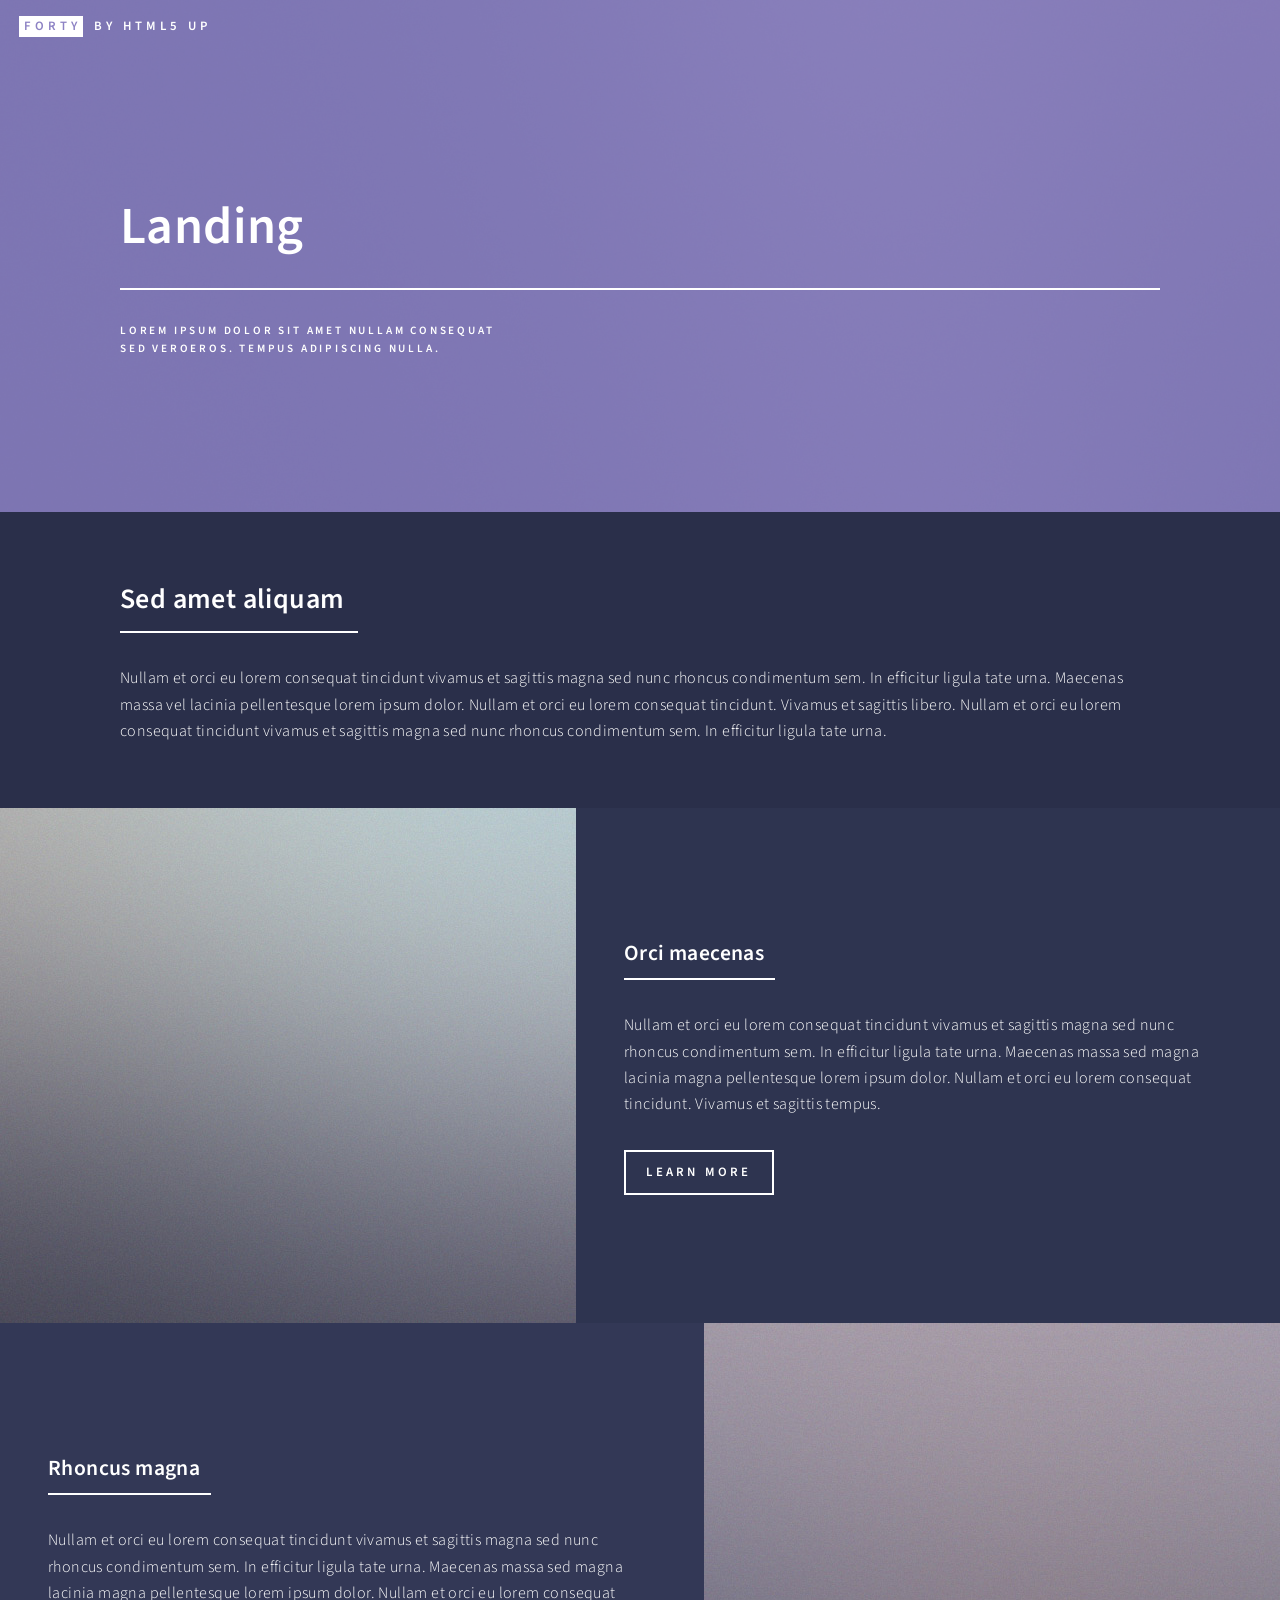
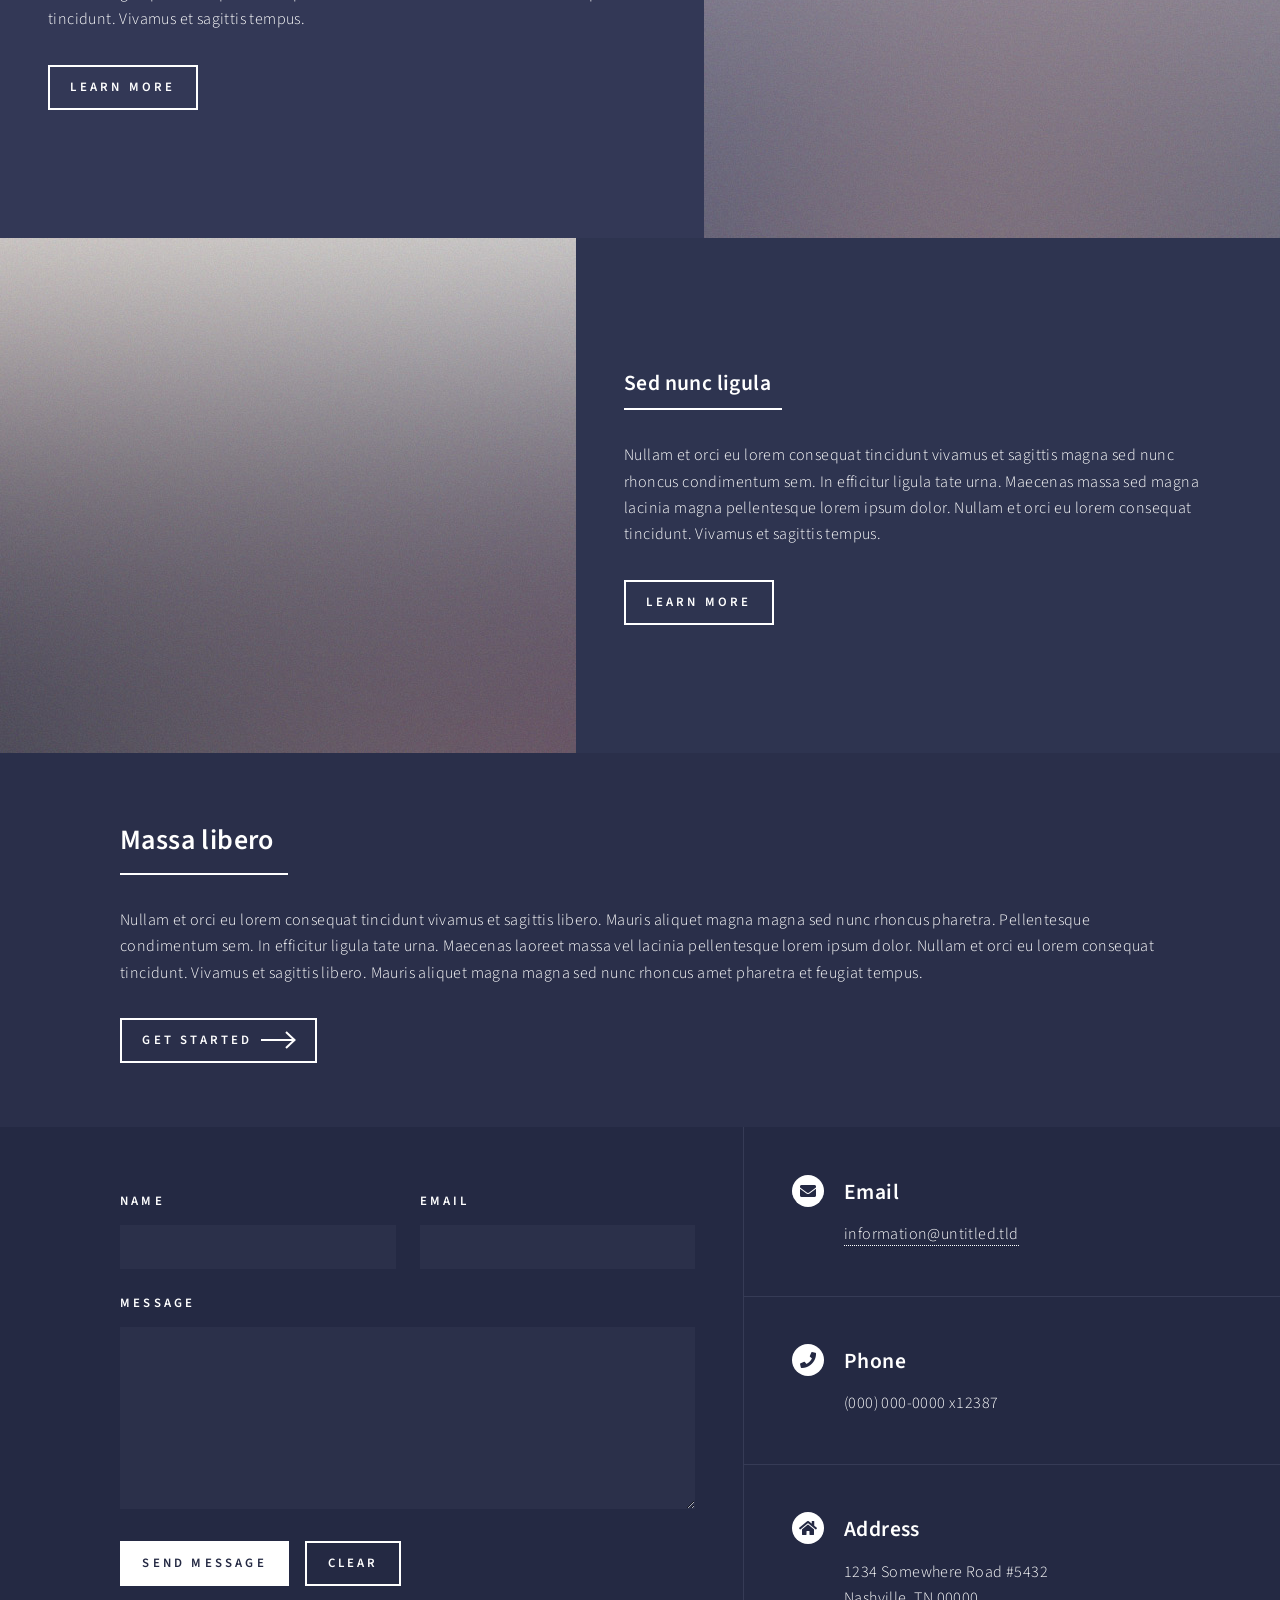
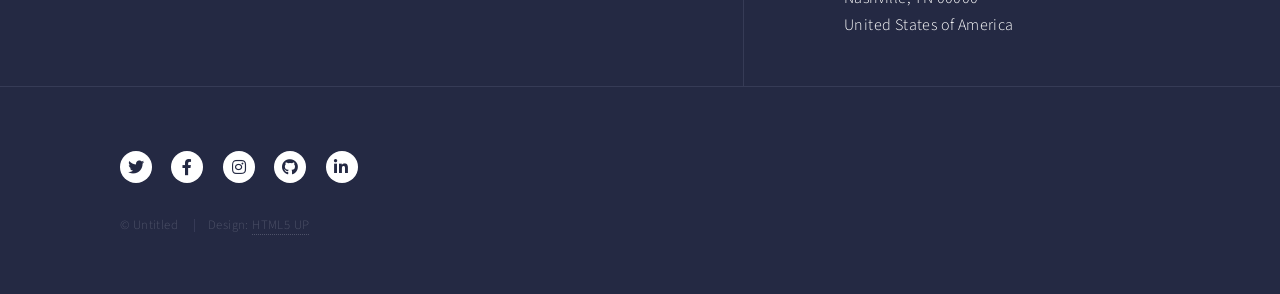
<file: projects.html>
<!DOCTYPE HTML>
<!--
	Forty by HTML5 UP
	html5up.net | @ajlkn
	Free for personal and commercial use under the CCA 3.0 license (html5up.net/license)
-->
<html>
<head>
    <title>Landing - Forty by HTML5 UP</title>
    <meta charset="utf-8"/>
    <meta content="width=device-width, initial-scale=1, user-scalable=no" name="viewport"/>
    <link href="assets/css/main.css" rel="stylesheet"/>
    <noscript>
        <link href="assets/css/noscript.css" rel="stylesheet"/>
    </noscript>
</head>
<body class="is-preload">

<!-- Wrapper -->
<div id="wrapper">

    <!-- Header -->
    <!-- Note: The "styleN" class below should match that of the banner element. -->
    <header class="alt style2" id="header">
        <a class="logo" href="index.html"><strong>Forty</strong> <span>by HTML5 UP</span></a>
        <nav>
            <a href="#menu">Menu</a>
        </nav>
    </header>

    <!-- Menu -->
    <nav id="menu">
        <ul class="links">
            <li><a href="index.html">Home</a></li>
            <li><a href="landing.html">Landing</a></li>
            <li><a href="generic.html">Generic</a></li>
            <li><a href="elements.html">Elements</a></li>
        </ul>
        <ul class="actions stacked">
            <li><a class="button primary fit" href="#">Get Started</a></li>
            <li><a class="button fit" href="#">Log In</a></li>
        </ul>
    </nav>

    <!-- Banner -->
    <!-- Note: The "styleN" class below should match that of the header element. -->
    <section class="style2" id="banner">
        <div class="inner">
							<span class="image">
								<img alt="" src="images/pic07.jpg"/>
							</span>
            <header class="major">
                <h1>Landing</h1>
            </header>
            <div class="content">
                <p>Lorem ipsum dolor sit amet nullam consequat<br/>
                    sed veroeros. tempus adipiscing nulla.</p>
            </div>
        </div>
    </section>

    <!-- Main -->
    <div id="main">

        <!-- One -->
        <section id="one">
            <div class="inner">
                <header class="major">
                    <h2>Sed amet aliquam</h2>
                </header>
                <p>Nullam et orci eu lorem consequat tincidunt vivamus et sagittis magna sed nunc rhoncus condimentum
                    sem. In efficitur ligula tate urna. Maecenas massa vel lacinia pellentesque lorem ipsum dolor.
                    Nullam et orci eu lorem consequat tincidunt. Vivamus et sagittis libero. Nullam et orci eu lorem
                    consequat tincidunt vivamus et sagittis magna sed nunc rhoncus condimentum sem. In efficitur ligula
                    tate urna.</p>
            </div>
        </section>

        <!-- Two -->
        <section class="spotlights" id="two">
            <section>
                <a class="image" href="generic.html">
                    <img alt="" data-position="center center" src="images/pic08.jpg"/>
                </a>
                <div class="content">
                    <div class="inner">
                        <header class="major">
                            <h3>Orci maecenas</h3>
                        </header>
                        <p>Nullam et orci eu lorem consequat tincidunt vivamus et sagittis magna sed nunc rhoncus
                            condimentum sem. In efficitur ligula tate urna. Maecenas massa sed magna lacinia magna
                            pellentesque lorem ipsum dolor. Nullam et orci eu lorem consequat tincidunt. Vivamus et
                            sagittis tempus.</p>
                        <ul class="actions">
                            <li><a class="button" href="generic.html">Learn more</a></li>
                        </ul>
                    </div>
                </div>
            </section>
            <section>
                <a class="image" href="generic.html">
                    <img alt="" data-position="top center" src="images/pic09.jpg"/>
                </a>
                <div class="content">
                    <div class="inner">
                        <header class="major">
                            <h3>Rhoncus magna</h3>
                        </header>
                        <p>Nullam et orci eu lorem consequat tincidunt vivamus et sagittis magna sed nunc rhoncus
                            condimentum sem. In efficitur ligula tate urna. Maecenas massa sed magna lacinia magna
                            pellentesque lorem ipsum dolor. Nullam et orci eu lorem consequat tincidunt. Vivamus et
                            sagittis tempus.</p>
                        <ul class="actions">
                            <li><a class="button" href="generic.html">Learn more</a></li>
                        </ul>
                    </div>
                </div>
            </section>
            <section>
                <a class="image" href="generic.html">
                    <img alt="" data-position="25% 25%" src="images/pic10.jpg"/>
                </a>
                <div class="content">
                    <div class="inner">
                        <header class="major">
                            <h3>Sed nunc ligula</h3>
                        </header>
                        <p>Nullam et orci eu lorem consequat tincidunt vivamus et sagittis magna sed nunc rhoncus
                            condimentum sem. In efficitur ligula tate urna. Maecenas massa sed magna lacinia magna
                            pellentesque lorem ipsum dolor. Nullam et orci eu lorem consequat tincidunt. Vivamus et
                            sagittis tempus.</p>
                        <ul class="actions">
                            <li><a class="button" href="generic.html">Learn more</a></li>
                        </ul>
                    </div>
                </div>
            </section>
        </section>

        <!-- Three -->
        <section id="three">
            <div class="inner">
                <header class="major">
                    <h2>Massa libero</h2>
                </header>
                <p>Nullam et orci eu lorem consequat tincidunt vivamus et sagittis libero. Mauris aliquet magna magna
                    sed nunc rhoncus pharetra. Pellentesque condimentum sem. In efficitur ligula tate urna. Maecenas
                    laoreet massa vel lacinia pellentesque lorem ipsum dolor. Nullam et orci eu lorem consequat
                    tincidunt. Vivamus et sagittis libero. Mauris aliquet magna magna sed nunc rhoncus amet pharetra et
                    feugiat tempus.</p>
                <ul class="actions">
                    <li><a class="button next" href="generic.html">Get Started</a></li>
                </ul>
            </div>
        </section>

    </div>

    <!-- Contact -->
    <section id="contact">
        <div class="inner">
            <section>
                <form action="#" method="post">
                    <div class="fields">
                        <div class="field half">
                            <label for="name">Name</label>
                            <input id="name" name="name" type="text"/>
                        </div>
                        <div class="field half">
                            <label for="email">Email</label>
                            <input id="email" name="email" type="text"/>
                        </div>
                        <div class="field">
                            <label for="message">Message</label>
                            <textarea id="message" name="message" rows="6"></textarea>
                        </div>
                    </div>
                    <ul class="actions">
                        <li><input class="primary" type="submit" value="Send Message"/></li>
                        <li><input type="reset" value="Clear"/></li>
                    </ul>
                </form>
            </section>
            <section class="split">
                <section>
                    <div class="contact-method">
                        <span class="icon solid alt fa-envelope"></span>
                        <h3>Email</h3>
                        <a href="#">information@untitled.tld</a>
                    </div>
                </section>
                <section>
                    <div class="contact-method">
                        <span class="icon solid alt fa-phone"></span>
                        <h3>Phone</h3>
                        <span>(000) 000-0000 x12387</span>
                    </div>
                </section>
                <section>
                    <div class="contact-method">
                        <span class="icon solid alt fa-home"></span>
                        <h3>Address</h3>
                        <span>1234 Somewhere Road #5432<br/>
										Nashville, TN 00000<br/>
										United States of America</span>
                    </div>
                </section>
            </section>
        </div>
    </section>

    <!-- Footer -->
    <footer id="footer">
        <div class="inner">
            <ul class="icons">
                <li><a class="icon brands alt fa-twitter" href="#"><span class="label">Twitter</span></a></li>
                <li><a class="icon brands alt fa-facebook-f" href="#"><span class="label">Facebook</span></a></li>
                <li><a class="icon brands alt fa-instagram" href="#"><span class="label">Instagram</span></a></li>
                <li><a class="icon brands alt fa-github" href="#"><span class="label">GitHub</span></a></li>
                <li><a class="icon brands alt fa-linkedin-in" href="#"><span class="label">LinkedIn</span></a></li>
            </ul>
            <ul class="copyright">
                <li>&copy; Untitled</li>
                <li>Design: <a href="https://html5up.net">HTML5 UP</a></li>
            </ul>
        </div>
    </footer>

</div>

<!-- Scripts -->
<script src="assets/js/jquery.min.js"></script>
<script src="assets/js/jquery.scrolly.min.js"></script>
<script src="assets/js/jquery.scrollex.min.js"></script>
<script src="assets/js/browser.min.js"></script>
<script src="assets/js/breakpoints.min.js"></script>
<script src="assets/js/util.js"></script>
<script src="assets/js/main.js"></script>

</body>
</html>
</file>
<file: assets/css/noscript.css>
/*
	Forty by HTML5 UP
	html5up.net | @ajlkn
	Free for personal and commercial use under the CCA 3.0 license (html5up.net/license)
*/

/* Banner */

body.is-preload #banner:after {
    opacity: 0.85;
}

body.is-preload #banner > .inner {
    -moz-filter: none;
    -webkit-filter: none;
    -ms-filter: none;
    filter: none;
    -moz-transform: none;
    -webkit-transform: none;
    -ms-transform: none;
    transform: none;
    opacity: 1;
}
</file>
<file: assets/css/main.css>
@import url(fontawesome-all.min.css);
@import url("https://fonts.googleapis.com/css?family=Source+Sans+Pro:300,300italic,600,600italic");

/*
	Forty by HTML5 UP
	html5up.net | @ajlkn
	Free for personal and commercial use under the CCA 3.0 license (html5up.net/license)
*/

html, body, div, span, applet, object,
iframe, h1, h2, h3, h4, h5, h6, p, blockquote,
pre, a, abbr, acronym, address, big, cite,
code, del, dfn, em, img, ins, kbd, q, s, samp,
small, strike, strong, sub, sup, tt, var, b,
u, i, center, dl, dt, dd, ol, ul, li, fieldset,
form, label, legend, table, caption, tbody,
tfoot, thead, tr, th, td, article, aside,
canvas, details, embed, figure, figcaption,
footer, header, hgroup, menu, nav, output, ruby,
section, summary, time, mark, audio, video {
    margin: 0;
    padding: 0;
    border: 0;
    font-size: 100%;
    font: inherit;
    vertical-align: baseline;
}

article, aside, details, figcaption, figure,
footer, header, hgroup, menu, nav, section {
    display: block;
}

body {
    line-height: 1;
}

ol, ul {
    list-style: none;
}

blockquote, q {
    quotes: none;
}

blockquote:before, blockquote:after, q:before, q:after {
    content: '';
    content: none;
}

table {
    border-collapse: collapse;
    border-spacing: 0;
}

body {
    -webkit-text-size-adjust: none;
}

mark {
    background-color: transparent;
    color: inherit;
}

input::-moz-focus-inner {
    border: 0;
    padding: 0;
}

input, select, textarea {
    -moz-appearance: none;
    -webkit-appearance: none;
    -ms-appearance: none;
    appearance: none;
}

/* Basic */

@-ms-viewport {
    width: device-width;
}

body {
    -ms-overflow-style: scrollbar;
}

@media screen and (max-width: 480px) {

    html, body {
        min-width: 320px;
    }

}

html {
    box-sizing: border-box;
}

*, *:before, *:after {
    box-sizing: inherit;
}

body {
    background: #242943;
}

body.is-preload *, body.is-preload *:before, body.is-preload *:after {
    -moz-animation: none !important;
    -webkit-animation: none !important;
    -ms-animation: none !important;
    animation: none !important;
    -moz-transition: none !important;
    -webkit-transition: none !important;
    -ms-transition: none !important;
    transition: none !important;
}

/* Type */

body, input, select, textarea {
    color: #ffffff;
    font-family: "Source Sans Pro", Helvetica, sans-serif;
    font-size: 17pt;
    font-weight: 300;
    letter-spacing: 0.025em;
    line-height: 1.65;
}

@media screen and (max-width: 1680px) {

    body, input, select, textarea {
        font-size: 14pt;
    }

}

@media screen and (max-width: 1280px) {

    body, input, select, textarea {
        font-size: 12pt;
    }

}

@media screen and (max-width: 360px) {

    body, input, select, textarea {
        font-size: 11pt;
    }

}

a {
    -moz-transition: color 0.2s ease-in-out, border-bottom-color 0.2s ease-in-out;
    -webkit-transition: color 0.2s ease-in-out, border-bottom-color 0.2s ease-in-out;
    -ms-transition: color 0.2s ease-in-out, border-bottom-color 0.2s ease-in-out;
    transition: color 0.2s ease-in-out, border-bottom-color 0.2s ease-in-out;
    border-bottom: dotted 1px;
    color: inherit;
    text-decoration: none;
}

a:hover {
    border-bottom-color: transparent;
    color: #9bf1ff !important;
}

a:active {
    color: #53e3fb !important;
}

strong, b {
    color: #ffffff;
    font-weight: 600;
}

em, i {
    font-style: italic;
}

p {
    margin: 0 0 2em 0;
}

h1, h2, h3, h4, h5, h6 {
    color: #ffffff;
    font-weight: 600;
    line-height: 1.65;
    margin: 0 0 1em 0;
}

h1 a, h2 a, h3 a, h4 a, h5 a, h6 a {
    color: inherit;
    border-bottom: 0;
}

h1 {
    font-size: 2.5em;
}

h2 {
    font-size: 1.75em;
}

h3 {
    font-size: 1.35em;
}

h4 {
    font-size: 1.1em;
}

h5 {
    font-size: 0.9em;
}

h6 {
    font-size: 0.7em;
}

@media screen and (max-width: 736px) {

    h1 {
        font-size: 2em;
    }

    h2 {
        font-size: 1.5em;
    }

    h3 {
        font-size: 1.25em;
    }

}

sub {
    font-size: 0.8em;
    position: relative;
    top: 0.5em;
}

sup {
    font-size: 0.8em;
    position: relative;
    top: -0.5em;
}

blockquote {
    border-left: solid 4px rgba(212, 212, 255, 0.1);
    font-style: italic;
    margin: 0 0 2em 0;
    padding: 0.5em 0 0.5em 2em;
}

code {
    background: rgba(212, 212, 255, 0.035);
    font-family: "Courier New", monospace;
    font-size: 0.9em;
    margin: 0 0.25em;
    padding: 0.25em 0.65em;
}

pre {
    -webkit-overflow-scrolling: touch;
    font-family: "Courier New", monospace;
    font-size: 0.9em;
    margin: 0 0 2em 0;
}

pre code {
    display: block;
    line-height: 1.75;
    padding: 1em 1.5em;
    overflow-x: auto;
}

hr {
    border: 0;
    border-bottom: solid 1px rgba(212, 212, 255, 0.1);
    margin: 2em 0;
}

hr.major {
    margin: 3em 0;
}

.align-left {
    text-align: left;
}

.align-center {
    text-align: center;
}

.align-right {
    text-align: right;
}

/* Row */

.row {
    display: flex;
    flex-wrap: wrap;
    box-sizing: border-box;
    align-items: stretch;
}

.row > * {
    box-sizing: border-box;
}

.row.gtr-uniform > * > :last-child {
    margin-bottom: 0;
}

.row.aln-left {
    justify-content: flex-start;
}

.row.aln-center {
    justify-content: center;
}

.row.aln-right {
    justify-content: flex-end;
}

.row.aln-top {
    align-items: flex-start;
}

.row.aln-middle {
    align-items: center;
}

.row.aln-bottom {
    align-items: flex-end;
}

.row > .imp {
    order: -1;
}

.row > .col-1 {
    width: 8.33333%;
}

.row > .off-1 {
    margin-left: 8.33333%;
}

.row > .col-2 {
    width: 16.66667%;
}

.row > .off-2 {
    margin-left: 16.66667%;
}

.row > .col-3 {
    width: 25%;
}

.row > .off-3 {
    margin-left: 25%;
}

.row > .col-4 {
    width: 33.33333%;
}

.row > .off-4 {
    margin-left: 33.33333%;
}

.row > .col-5 {
    width: 41.66667%;
}

.row > .off-5 {
    margin-left: 41.66667%;
}

.row > .col-6 {
    width: 50%;
}

.row > .off-6 {
    margin-left: 50%;
}

.row > .col-7 {
    width: 58.33333%;
}

.row > .off-7 {
    margin-left: 58.33333%;
}

.row > .col-8 {
    width: 66.66667%;
}

.row > .off-8 {
    margin-left: 66.66667%;
}

.row > .col-9 {
    width: 75%;
}

.row > .off-9 {
    margin-left: 75%;
}

.row > .col-10 {
    width: 83.33333%;
}

.row > .off-10 {
    margin-left: 83.33333%;
}

.row > .col-11 {
    width: 91.66667%;
}

.row > .off-11 {
    margin-left: 91.66667%;
}

.row > .col-12 {
    width: 100%;
}

.row > .off-12 {
    margin-left: 100%;
}

.row.gtr-0 {
    margin-top: 0;
    margin-left: 0em;
}

.row.gtr-0 > * {
    padding: 0 0 0 0em;
}

.row.gtr-0.gtr-uniform {
    margin-top: 0em;
}

.row.gtr-0.gtr-uniform > * {
    padding-top: 0em;
}

.row.gtr-25 {
    margin-top: 0;
    margin-left: -0.5em;
}

.row.gtr-25 > * {
    padding: 0 0 0 0.5em;
}

.row.gtr-25.gtr-uniform {
    margin-top: -0.5em;
}

.row.gtr-25.gtr-uniform > * {
    padding-top: 0.5em;
}

.row.gtr-50 {
    margin-top: 0;
    margin-left: -1em;
}

.row.gtr-50 > * {
    padding: 0 0 0 1em;
}

.row.gtr-50.gtr-uniform {
    margin-top: -1em;
}

.row.gtr-50.gtr-uniform > * {
    padding-top: 1em;
}

.row {
    margin-top: 0;
    margin-left: -2em;
}

.row > * {
    padding: 0 0 0 2em;
}

.row.gtr-uniform {
    margin-top: -2em;
}

.row.gtr-uniform > * {
    padding-top: 2em;
}

.row.gtr-150 {
    margin-top: 0;
    margin-left: -3em;
}

.row.gtr-150 > * {
    padding: 0 0 0 3em;
}

.row.gtr-150.gtr-uniform {
    margin-top: -3em;
}

.row.gtr-150.gtr-uniform > * {
    padding-top: 3em;
}

.row.gtr-200 {
    margin-top: 0;
    margin-left: -4em;
}

.row.gtr-200 > * {
    padding: 0 0 0 4em;
}

.row.gtr-200.gtr-uniform {
    margin-top: -4em;
}

.row.gtr-200.gtr-uniform > * {
    padding-top: 4em;
}

@media screen and (max-width: 1680px) {

    .row {
        display: flex;
        flex-wrap: wrap;
        box-sizing: border-box;
        align-items: stretch;
    }

    .row > * {
        box-sizing: border-box;
    }

    .row.gtr-uniform > * > :last-child {
        margin-bottom: 0;
    }

    .row.aln-left {
        justify-content: flex-start;
    }

    .row.aln-center {
        justify-content: center;
    }

    .row.aln-right {
        justify-content: flex-end;
    }

    .row.aln-top {
        align-items: flex-start;
    }

    .row.aln-middle {
        align-items: center;
    }

    .row.aln-bottom {
        align-items: flex-end;
    }

    .row > .imp-xlarge {
        order: -1;
    }

    .row > .col-1-xlarge {
        width: 8.33333%;
    }

    .row > .off-1-xlarge {
        margin-left: 8.33333%;
    }

    .row > .col-2-xlarge {
        width: 16.66667%;
    }

    .row > .off-2-xlarge {
        margin-left: 16.66667%;
    }

    .row > .col-3-xlarge {
        width: 25%;
    }

    .row > .off-3-xlarge {
        margin-left: 25%;
    }

    .row > .col-4-xlarge {
        width: 33.33333%;
    }

    .row > .off-4-xlarge {
        margin-left: 33.33333%;
    }

    .row > .col-5-xlarge {
        width: 41.66667%;
    }

    .row > .off-5-xlarge {
        margin-left: 41.66667%;
    }

    .row > .col-6-xlarge {
        width: 50%;
    }

    .row > .off-6-xlarge {
        margin-left: 50%;
    }

    .row > .col-7-xlarge {
        width: 58.33333%;
    }

    .row > .off-7-xlarge {
        margin-left: 58.33333%;
    }

    .row > .col-8-xlarge {
        width: 66.66667%;
    }

    .row > .off-8-xlarge {
        margin-left: 66.66667%;
    }

    .row > .col-9-xlarge {
        width: 75%;
    }

    .row > .off-9-xlarge {
        margin-left: 75%;
    }

    .row > .col-10-xlarge {
        width: 83.33333%;
    }

    .row > .off-10-xlarge {
        margin-left: 83.33333%;
    }

    .row > .col-11-xlarge {
        width: 91.66667%;
    }

    .row > .off-11-xlarge {
        margin-left: 91.66667%;
    }

    .row > .col-12-xlarge {
        width: 100%;
    }

    .row > .off-12-xlarge {
        margin-left: 100%;
    }

    .row.gtr-0 {
        margin-top: 0;
        margin-left: 0em;
    }

    .row.gtr-0 > * {
        padding: 0 0 0 0em;
    }

    .row.gtr-0.gtr-uniform {
        margin-top: 0em;
    }

    .row.gtr-0.gtr-uniform > * {
        padding-top: 0em;
    }

    .row.gtr-25 {
        margin-top: 0;
        margin-left: -0.5em;
    }

    .row.gtr-25 > * {
        padding: 0 0 0 0.5em;
    }

    .row.gtr-25.gtr-uniform {
        margin-top: -0.5em;
    }

    .row.gtr-25.gtr-uniform > * {
        padding-top: 0.5em;
    }

    .row.gtr-50 {
        margin-top: 0;
        margin-left: -1em;
    }

    .row.gtr-50 > * {
        padding: 0 0 0 1em;
    }

    .row.gtr-50.gtr-uniform {
        margin-top: -1em;
    }

    .row.gtr-50.gtr-uniform > * {
        padding-top: 1em;
    }

    .row {
        margin-top: 0;
        margin-left: -2em;
    }

    .row > * {
        padding: 0 0 0 2em;
    }

    .row.gtr-uniform {
        margin-top: -2em;
    }

    .row.gtr-uniform > * {
        padding-top: 2em;
    }

    .row.gtr-150 {
        margin-top: 0;
        margin-left: -3em;
    }

    .row.gtr-150 > * {
        padding: 0 0 0 3em;
    }

    .row.gtr-150.gtr-uniform {
        margin-top: -3em;
    }

    .row.gtr-150.gtr-uniform > * {
        padding-top: 3em;
    }

    .row.gtr-200 {
        margin-top: 0;
        margin-left: -4em;
    }

    .row.gtr-200 > * {
        padding: 0 0 0 4em;
    }

    .row.gtr-200.gtr-uniform {
        margin-top: -4em;
    }

    .row.gtr-200.gtr-uniform > * {
        padding-top: 4em;
    }

}

@media screen and (max-width: 1280px) {

    .row {
        display: flex;
        flex-wrap: wrap;
        box-sizing: border-box;
        align-items: stretch;
    }

    .row > * {
        box-sizing: border-box;
    }

    .row.gtr-uniform > * > :last-child {
        margin-bottom: 0;
    }

    .row.aln-left {
        justify-content: flex-start;
    }

    .row.aln-center {
        justify-content: center;
    }

    .row.aln-right {
        justify-content: flex-end;
    }

    .row.aln-top {
        align-items: flex-start;
    }

    .row.aln-middle {
        align-items: center;
    }

    .row.aln-bottom {
        align-items: flex-end;
    }

    .row > .imp-large {
        order: -1;
    }

    .row > .col-1-large {
        width: 8.33333%;
    }

    .row > .off-1-large {
        margin-left: 8.33333%;
    }

    .row > .col-2-large {
        width: 16.66667%;
    }

    .row > .off-2-large {
        margin-left: 16.66667%;
    }

    .row > .col-3-large {
        width: 25%;
    }

    .row > .off-3-large {
        margin-left: 25%;
    }

    .row > .col-4-large {
        width: 33.33333%;
    }

    .row > .off-4-large {
        margin-left: 33.33333%;
    }

    .row > .col-5-large {
        width: 41.66667%;
    }

    .row > .off-5-large {
        margin-left: 41.66667%;
    }

    .row > .col-6-large {
        width: 50%;
    }

    .row > .off-6-large {
        margin-left: 50%;
    }

    .row > .col-7-large {
        width: 58.33333%;
    }

    .row > .off-7-large {
        margin-left: 58.33333%;
    }

    .row > .col-8-large {
        width: 66.66667%;
    }

    .row > .off-8-large {
        margin-left: 66.66667%;
    }

    .row > .col-9-large {
        width: 75%;
    }

    .row > .off-9-large {
        margin-left: 75%;
    }

    .row > .col-10-large {
        width: 83.33333%;
    }

    .row > .off-10-large {
        margin-left: 83.33333%;
    }

    .row > .col-11-large {
        width: 91.66667%;
    }

    .row > .off-11-large {
        margin-left: 91.66667%;
    }

    .row > .col-12-large {
        width: 100%;
    }

    .row > .off-12-large {
        margin-left: 100%;
    }

    .row.gtr-0 {
        margin-top: 0;
        margin-left: 0em;
    }

    .row.gtr-0 > * {
        padding: 0 0 0 0em;
    }

    .row.gtr-0.gtr-uniform {
        margin-top: 0em;
    }

    .row.gtr-0.gtr-uniform > * {
        padding-top: 0em;
    }

    .row.gtr-25 {
        margin-top: 0;
        margin-left: -0.375em;
    }

    .row.gtr-25 > * {
        padding: 0 0 0 0.375em;
    }

    .row.gtr-25.gtr-uniform {
        margin-top: -0.375em;
    }

    .row.gtr-25.gtr-uniform > * {
        padding-top: 0.375em;
    }

    .row.gtr-50 {
        margin-top: 0;
        margin-left: -0.75em;
    }

    .row.gtr-50 > * {
        padding: 0 0 0 0.75em;
    }

    .row.gtr-50.gtr-uniform {
        margin-top: -0.75em;
    }

    .row.gtr-50.gtr-uniform > * {
        padding-top: 0.75em;
    }

    .row {
        margin-top: 0;
        margin-left: -1.5em;
    }

    .row > * {
        padding: 0 0 0 1.5em;
    }

    .row.gtr-uniform {
        margin-top: -1.5em;
    }

    .row.gtr-uniform > * {
        padding-top: 1.5em;
    }

    .row.gtr-150 {
        margin-top: 0;
        margin-left: -2.25em;
    }

    .row.gtr-150 > * {
        padding: 0 0 0 2.25em;
    }

    .row.gtr-150.gtr-uniform {
        margin-top: -2.25em;
    }

    .row.gtr-150.gtr-uniform > * {
        padding-top: 2.25em;
    }

    .row.gtr-200 {
        margin-top: 0;
        margin-left: -3em;
    }

    .row.gtr-200 > * {
        padding: 0 0 0 3em;
    }

    .row.gtr-200.gtr-uniform {
        margin-top: -3em;
    }

    .row.gtr-200.gtr-uniform > * {
        padding-top: 3em;
    }

}

@media screen and (max-width: 980px) {

    .row {
        display: flex;
        flex-wrap: wrap;
        box-sizing: border-box;
        align-items: stretch;
    }

    .row > * {
        box-sizing: border-box;
    }

    .row.gtr-uniform > * > :last-child {
        margin-bottom: 0;
    }

    .row.aln-left {
        justify-content: flex-start;
    }

    .row.aln-center {
        justify-content: center;
    }

    .row.aln-right {
        justify-content: flex-end;
    }

    .row.aln-top {
        align-items: flex-start;
    }

    .row.aln-middle {
        align-items: center;
    }

    .row.aln-bottom {
        align-items: flex-end;
    }

    .row > .imp-medium {
        order: -1;
    }

    .row > .col-1-medium {
        width: 8.33333%;
    }

    .row > .off-1-medium {
        margin-left: 8.33333%;
    }

    .row > .col-2-medium {
        width: 16.66667%;
    }

    .row > .off-2-medium {
        margin-left: 16.66667%;
    }

    .row > .col-3-medium {
        width: 25%;
    }

    .row > .off-3-medium {
        margin-left: 25%;
    }

    .row > .col-4-medium {
        width: 33.33333%;
    }

    .row > .off-4-medium {
        margin-left: 33.33333%;
    }

    .row > .col-5-medium {
        width: 41.66667%;
    }

    .row > .off-5-medium {
        margin-left: 41.66667%;
    }

    .row > .col-6-medium {
        width: 50%;
    }

    .row > .off-6-medium {
        margin-left: 50%;
    }

    .row > .col-7-medium {
        width: 58.33333%;
    }

    .row > .off-7-medium {
        margin-left: 58.33333%;
    }

    .row > .col-8-medium {
        width: 66.66667%;
    }

    .row > .off-8-medium {
        margin-left: 66.66667%;
    }

    .row > .col-9-medium {
        width: 75%;
    }

    .row > .off-9-medium {
        margin-left: 75%;
    }

    .row > .col-10-medium {
        width: 83.33333%;
    }

    .row > .off-10-medium {
        margin-left: 83.33333%;
    }

    .row > .col-11-medium {
        width: 91.66667%;
    }

    .row > .off-11-medium {
        margin-left: 91.66667%;
    }

    .row > .col-12-medium {
        width: 100%;
    }

    .row > .off-12-medium {
        margin-left: 100%;
    }

    .row.gtr-0 {
        margin-top: 0;
        margin-left: 0em;
    }

    .row.gtr-0 > * {
        padding: 0 0 0 0em;
    }

    .row.gtr-0.gtr-uniform {
        margin-top: 0em;
    }

    .row.gtr-0.gtr-uniform > * {
        padding-top: 0em;
    }

    .row.gtr-25 {
        margin-top: 0;
        margin-left: -0.375em;
    }

    .row.gtr-25 > * {
        padding: 0 0 0 0.375em;
    }

    .row.gtr-25.gtr-uniform {
        margin-top: -0.375em;
    }

    .row.gtr-25.gtr-uniform > * {
        padding-top: 0.375em;
    }

    .row.gtr-50 {
        margin-top: 0;
        margin-left: -0.75em;
    }

    .row.gtr-50 > * {
        padding: 0 0 0 0.75em;
    }

    .row.gtr-50.gtr-uniform {
        margin-top: -0.75em;
    }

    .row.gtr-50.gtr-uniform > * {
        padding-top: 0.75em;
    }

    .row {
        margin-top: 0;
        margin-left: -1.5em;
    }

    .row > * {
        padding: 0 0 0 1.5em;
    }

    .row.gtr-uniform {
        margin-top: -1.5em;
    }

    .row.gtr-uniform > * {
        padding-top: 1.5em;
    }

    .row.gtr-150 {
        margin-top: 0;
        margin-left: -2.25em;
    }

    .row.gtr-150 > * {
        padding: 0 0 0 2.25em;
    }

    .row.gtr-150.gtr-uniform {
        margin-top: -2.25em;
    }

    .row.gtr-150.gtr-uniform > * {
        padding-top: 2.25em;
    }

    .row.gtr-200 {
        margin-top: 0;
        margin-left: -3em;
    }

    .row.gtr-200 > * {
        padding: 0 0 0 3em;
    }

    .row.gtr-200.gtr-uniform {
        margin-top: -3em;
    }

    .row.gtr-200.gtr-uniform > * {
        padding-top: 3em;
    }

}

@media screen and (max-width: 736px) {

    .row {
        display: flex;
        flex-wrap: wrap;
        box-sizing: border-box;
        align-items: stretch;
    }

    .row > * {
        box-sizing: border-box;
    }

    .row.gtr-uniform > * > :last-child {
        margin-bottom: 0;
    }

    .row.aln-left {
        justify-content: flex-start;
    }

    .row.aln-center {
        justify-content: center;
    }

    .row.aln-right {
        justify-content: flex-end;
    }

    .row.aln-top {
        align-items: flex-start;
    }

    .row.aln-middle {
        align-items: center;
    }

    .row.aln-bottom {
        align-items: flex-end;
    }

    .row > .imp-small {
        order: -1;
    }

    .row > .col-1-small {
        width: 8.33333%;
    }

    .row > .off-1-small {
        margin-left: 8.33333%;
    }

    .row > .col-2-small {
        width: 16.66667%;
    }

    .row > .off-2-small {
        margin-left: 16.66667%;
    }

    .row > .col-3-small {
        width: 25%;
    }

    .row > .off-3-small {
        margin-left: 25%;
    }

    .row > .col-4-small {
        width: 33.33333%;
    }

    .row > .off-4-small {
        margin-left: 33.33333%;
    }

    .row > .col-5-small {
        width: 41.66667%;
    }

    .row > .off-5-small {
        margin-left: 41.66667%;
    }

    .row > .col-6-small {
        width: 50%;
    }

    .row > .off-6-small {
        margin-left: 50%;
    }

    .row > .col-7-small {
        width: 58.33333%;
    }

    .row > .off-7-small {
        margin-left: 58.33333%;
    }

    .row > .col-8-small {
        width: 66.66667%;
    }

    .row > .off-8-small {
        margin-left: 66.66667%;
    }

    .row > .col-9-small {
        width: 75%;
    }

    .row > .off-9-small {
        margin-left: 75%;
    }

    .row > .col-10-small {
        width: 83.33333%;
    }

    .row > .off-10-small {
        margin-left: 83.33333%;
    }

    .row > .col-11-small {
        width: 91.66667%;
    }

    .row > .off-11-small {
        margin-left: 91.66667%;
    }

    .row > .col-12-small {
        width: 100%;
    }

    .row > .off-12-small {
        margin-left: 100%;
    }

    .row.gtr-0 {
        margin-top: 0;
        margin-left: 0em;
    }

    .row.gtr-0 > * {
        padding: 0 0 0 0em;
    }

    .row.gtr-0.gtr-uniform {
        margin-top: 0em;
    }

    .row.gtr-0.gtr-uniform > * {
        padding-top: 0em;
    }

    .row.gtr-25 {
        margin-top: 0;
        margin-left: -0.3125em;
    }

    .row.gtr-25 > * {
        padding: 0 0 0 0.3125em;
    }

    .row.gtr-25.gtr-uniform {
        margin-top: -0.3125em;
    }

    .row.gtr-25.gtr-uniform > * {
        padding-top: 0.3125em;
    }

    .row.gtr-50 {
        margin-top: 0;
        margin-left: -0.625em;
    }

    .row.gtr-50 > * {
        padding: 0 0 0 0.625em;
    }

    .row.gtr-50.gtr-uniform {
        margin-top: -0.625em;
    }

    .row.gtr-50.gtr-uniform > * {
        padding-top: 0.625em;
    }

    .row {
        margin-top: 0;
        margin-left: -1.25em;
    }

    .row > * {
        padding: 0 0 0 1.25em;
    }

    .row.gtr-uniform {
        margin-top: -1.25em;
    }

    .row.gtr-uniform > * {
        padding-top: 1.25em;
    }

    .row.gtr-150 {
        margin-top: 0;
        margin-left: -1.875em;
    }

    .row.gtr-150 > * {
        padding: 0 0 0 1.875em;
    }

    .row.gtr-150.gtr-uniform {
        margin-top: -1.875em;
    }

    .row.gtr-150.gtr-uniform > * {
        padding-top: 1.875em;
    }

    .row.gtr-200 {
        margin-top: 0;
        margin-left: -2.5em;
    }

    .row.gtr-200 > * {
        padding: 0 0 0 2.5em;
    }

    .row.gtr-200.gtr-uniform {
        margin-top: -2.5em;
    }

    .row.gtr-200.gtr-uniform > * {
        padding-top: 2.5em;
    }

}

@media screen and (max-width: 480px) {

    .row {
        display: flex;
        flex-wrap: wrap;
        box-sizing: border-box;
        align-items: stretch;
    }

    .row > * {
        box-sizing: border-box;
    }

    .row.gtr-uniform > * > :last-child {
        margin-bottom: 0;
    }

    .row.aln-left {
        justify-content: flex-start;
    }

    .row.aln-center {
        justify-content: center;
    }

    .row.aln-right {
        justify-content: flex-end;
    }

    .row.aln-top {
        align-items: flex-start;
    }

    .row.aln-middle {
        align-items: center;
    }

    .row.aln-bottom {
        align-items: flex-end;
    }

    .row > .imp-xsmall {
        order: -1;
    }

    .row > .col-1-xsmall {
        width: 8.33333%;
    }

    .row > .off-1-xsmall {
        margin-left: 8.33333%;
    }

    .row > .col-2-xsmall {
        width: 16.66667%;
    }

    .row > .off-2-xsmall {
        margin-left: 16.66667%;
    }

    .row > .col-3-xsmall {
        width: 25%;
    }

    .row > .off-3-xsmall {
        margin-left: 25%;
    }

    .row > .col-4-xsmall {
        width: 33.33333%;
    }

    .row > .off-4-xsmall {
        margin-left: 33.33333%;
    }

    .row > .col-5-xsmall {
        width: 41.66667%;
    }

    .row > .off-5-xsmall {
        margin-left: 41.66667%;
    }

    .row > .col-6-xsmall {
        width: 50%;
    }

    .row > .off-6-xsmall {
        margin-left: 50%;
    }

    .row > .col-7-xsmall {
        width: 58.33333%;
    }

    .row > .off-7-xsmall {
        margin-left: 58.33333%;
    }

    .row > .col-8-xsmall {
        width: 66.66667%;
    }

    .row > .off-8-xsmall {
        margin-left: 66.66667%;
    }

    .row > .col-9-xsmall {
        width: 75%;
    }

    .row > .off-9-xsmall {
        margin-left: 75%;
    }

    .row > .col-10-xsmall {
        width: 83.33333%;
    }

    .row > .off-10-xsmall {
        margin-left: 83.33333%;
    }

    .row > .col-11-xsmall {
        width: 91.66667%;
    }

    .row > .off-11-xsmall {
        margin-left: 91.66667%;
    }

    .row > .col-12-xsmall {
        width: 100%;
    }

    .row > .off-12-xsmall {
        margin-left: 100%;
    }

    .row.gtr-0 {
        margin-top: 0;
        margin-left: 0em;
    }

    .row.gtr-0 > * {
        padding: 0 0 0 0em;
    }

    .row.gtr-0.gtr-uniform {
        margin-top: 0em;
    }

    .row.gtr-0.gtr-uniform > * {
        padding-top: 0em;
    }

    .row.gtr-25 {
        margin-top: 0;
        margin-left: -0.3125em;
    }

    .row.gtr-25 > * {
        padding: 0 0 0 0.3125em;
    }

    .row.gtr-25.gtr-uniform {
        margin-top: -0.3125em;
    }

    .row.gtr-25.gtr-uniform > * {
        padding-top: 0.3125em;
    }

    .row.gtr-50 {
        margin-top: 0;
        margin-left: -0.625em;
    }

    .row.gtr-50 > * {
        padding: 0 0 0 0.625em;
    }

    .row.gtr-50.gtr-uniform {
        margin-top: -0.625em;
    }

    .row.gtr-50.gtr-uniform > * {
        padding-top: 0.625em;
    }

    .row {
        margin-top: 0;
        margin-left: -1.25em;
    }

    .row > * {
        padding: 0 0 0 1.25em;
    }

    .row.gtr-uniform {
        margin-top: -1.25em;
    }

    .row.gtr-uniform > * {
        padding-top: 1.25em;
    }

    .row.gtr-150 {
        margin-top: 0;
        margin-left: -1.875em;
    }

    .row.gtr-150 > * {
        padding: 0 0 0 1.875em;
    }

    .row.gtr-150.gtr-uniform {
        margin-top: -1.875em;
    }

    .row.gtr-150.gtr-uniform > * {
        padding-top: 1.875em;
    }

    .row.gtr-200 {
        margin-top: 0;
        margin-left: -2.5em;
    }

    .row.gtr-200 > * {
        padding: 0 0 0 2.5em;
    }

    .row.gtr-200.gtr-uniform {
        margin-top: -2.5em;
    }

    .row.gtr-200.gtr-uniform > * {
        padding-top: 2.5em;
    }

}

/* Section/Article */

section.special, article.special {
    text-align: center;
}

header.major {
    width: -moz-max-content;
    width: -webkit-max-content;
    width: -ms-max-content;
    width: max-content;
    margin-bottom: 2em;
}

header.major > :first-child {
    margin-bottom: 0;
    width: calc(100% + 0.5em);
}

header.major > :first-child:after {
    content: '';
    background-color: #ffffff;
    display: block;
    height: 2px;
    margin: 0.325em 0 0.5em 0;
    width: 100%;
}

header.major > p {
    font-size: 0.7em;
    font-weight: 600;
    letter-spacing: 0.25em;
    margin-bottom: 0;
    text-transform: uppercase;
}

body.is-ie header.major > :first-child:after {
    max-width: 9em;
}

body.is-ie header.major > h1:after {
    max-width: 100% !important;
}

@media screen and (max-width: 736px) {

    header.major > p br {
        display: none;
    }

}

/* Form */

form {
    margin: 0 0 2em 0;
}

form > :last-child {
    margin-bottom: 0;
}

form > .fields {
    display: -moz-flex;
    display: -webkit-flex;
    display: -ms-flex;
    display: flex;
    -moz-flex-wrap: wrap;
    -webkit-flex-wrap: wrap;
    -ms-flex-wrap: wrap;
    flex-wrap: wrap;
    width: calc(100% + 3em);
    margin: -1.5em 0 2em -1.5em;
}

form > .fields > .field {
    -moz-flex-grow: 0;
    -webkit-flex-grow: 0;
    -ms-flex-grow: 0;
    flex-grow: 0;
    -moz-flex-shrink: 0;
    -webkit-flex-shrink: 0;
    -ms-flex-shrink: 0;
    flex-shrink: 0;
    padding: 1.5em 0 0 1.5em;
    width: calc(100% - 1.5em);
}

form > .fields > .field.half {
    width: calc(50% - 0.75em);
}

form > .fields > .field.third {
    width: calc(100% / 3 - 0.5em);
}

form > .fields > .field.quarter {
    width: calc(25% - 0.375em);
}

@media screen and (max-width: 480px) {

    form > .fields {
        width: calc(100% + 3em);
        margin: -1.5em 0 2em -1.5em;
    }

    form > .fields > .field {
        padding: 1.5em 0 0 1.5em;
        width: calc(100% - 1.5em);
    }

    form > .fields > .field.half {
        width: calc(100% - 1.5em);
    }

    form > .fields > .field.third {
        width: calc(100% - 1.5em);
    }

    form > .fields > .field.quarter {
        width: calc(100% - 1.5em);
    }

}

label {
    color: #ffffff;
    display: block;
    font-size: 0.8em;
    font-weight: 600;
    letter-spacing: 0.25em;
    margin: 0 0 1em 0;
    text-transform: uppercase;
}

input[type="text"],
input[type="password"],
input[type="email"],
input[type="tel"],
input[type="search"],
input[type="url"],
select,
textarea {
    -moz-appearance: none;
    -webkit-appearance: none;
    -ms-appearance: none;
    appearance: none;
    background: rgba(212, 212, 255, 0.035);
    border: none;
    border-radius: 0;
    color: inherit;
    display: block;
    outline: 0;
    padding: 0 1em;
    text-decoration: none;
    width: 100%;
}

input[type="text"]:invalid,
input[type="password"]:invalid,
input[type="email"]:invalid,
input[type="tel"]:invalid,
input[type="search"]:invalid,
input[type="url"]:invalid,
select:invalid,
textarea:invalid {
    box-shadow: none;
}

input[type="text"]:focus,
input[type="password"]:focus,
input[type="email"]:focus,
input[type="tel"]:focus,
input[type="search"]:focus,
input[type="url"]:focus,
select:focus,
textarea:focus {
    border-color: #9bf1ff;
    box-shadow: 0 0 0 2px #9bf1ff;
}

select {
    background-image: url("data:image/svg+xml;charset=utf8,%3Csvg xmlns='http://www.w3.org/2000/svg' width='40' height='40' preserveAspectRatio='none' viewBox='0 0 40 40'%3E%3Cpath d='M9.4,12.3l10.4,10.4l10.4-10.4c0.2-0.2,0.5-0.4,0.9-0.4c0.3,0,0.6,0.1,0.9,0.4l3.3,3.3c0.2,0.2,0.4,0.5,0.4,0.9 c0,0.4-0.1,0.6-0.4,0.9L20.7,31.9c-0.2,0.2-0.5,0.4-0.9,0.4c-0.3,0-0.6-0.1-0.9-0.4L4.3,17.3c-0.2-0.2-0.4-0.5-0.4-0.9 c0-0.4,0.1-0.6,0.4-0.9l3.3-3.3c0.2-0.2,0.5-0.4,0.9-0.4S9.1,12.1,9.4,12.3z' fill='rgba(212, 212, 255, 0.1)' /%3E%3C/svg%3E");
    background-size: 1.25rem;
    background-repeat: no-repeat;
    background-position: calc(100% - 1rem) center;
    height: 2.75em;
    padding-right: 2.75em;
    text-overflow: ellipsis;
}

select option {
    color: #ffffff;
    background: #242943;
}

select:focus::-ms-value {
    background-color: transparent;
}

select::-ms-expand {
    display: none;
}

input[type="text"],
input[type="password"],
input[type="email"],
input[type="tel"],
input[type="search"],
input[type="url"],
select {
    height: 2.75em;
}

textarea {
    padding: 0.75em 1em;
}

input[type="checkbox"],
input[type="radio"] {
    -moz-appearance: none;
    -webkit-appearance: none;
    -ms-appearance: none;
    appearance: none;
    display: block;
    float: left;
    margin-right: -2em;
    opacity: 0;
    width: 1em;
    z-index: -1;
}

input[type="checkbox"] + label,
input[type="radio"] + label {
    text-decoration: none;
    color: #ffffff;
    cursor: pointer;
    display: inline-block;
    font-weight: 300;
    padding-left: 2.65em;
    padding-right: 0.75em;
    position: relative;
}

input[type="checkbox"] + label:before,
input[type="radio"] + label:before {
    -moz-osx-font-smoothing: grayscale;
    -webkit-font-smoothing: antialiased;
    display: inline-block;
    font-style: normal;
    font-variant: normal;
    text-rendering: auto;
    line-height: 1;
    text-transform: none !important;
    font-family: 'Font Awesome 5 Free';
    font-weight: 900;
}

input[type="checkbox"] + label:before,
input[type="radio"] + label:before {
    background: rgba(212, 212, 255, 0.035);
    content: '';
    display: inline-block;
    font-size: 0.8em;
    height: 2.0625em;
    left: 0;
    letter-spacing: 0;
    line-height: 2.0625em;
    position: absolute;
    text-align: center;
    top: 0;
    width: 2.0625em;
}

input[type="checkbox"]:checked + label:before,
input[type="radio"]:checked + label:before {
    background: #ffffff;
    border-color: #9bf1ff;
    content: '\f00c';
    color: #242943;
}

input[type="checkbox"]:focus + label:before,
input[type="radio"]:focus + label:before {
    box-shadow: 0 0 0 2px #9bf1ff;
}

input[type="radio"] + label:before {
    border-radius: 100%;
}

::-webkit-input-placeholder {
    color: rgba(244, 244, 255, 0.2) !important;
    opacity: 1.0;
}

:-moz-placeholder {
    color: rgba(244, 244, 255, 0.2) !important;
    opacity: 1.0;
}

::-moz-placeholder {
    color: rgba(244, 244, 255, 0.2) !important;
    opacity: 1.0;
}

:-ms-input-placeholder {
    color: rgba(244, 244, 255, 0.2) !important;
    opacity: 1.0;
}

/* Box */

.box {
    border: solid 1px rgba(212, 212, 255, 0.1);
    margin-bottom: 2em;
    padding: 1.5em;
}

.box > :last-child,
.box > :last-child > :last-child,
.box > :last-child > :last-child > :last-child {
    margin-bottom: 0;
}

.box.alt {
    border: 0;
    border-radius: 0;
    padding: 0;
}

/* Icon */

.icon {
    text-decoration: none;
    border-bottom: none;
    position: relative;
}

.icon:before {
    -moz-osx-font-smoothing: grayscale;
    -webkit-font-smoothing: antialiased;
    display: inline-block;
    font-style: normal;
    font-variant: normal;
    text-rendering: auto;
    line-height: 1;
    text-transform: none !important;
    font-family: 'Font Awesome 5 Free';
    font-weight: 400;
}

.icon > .label {
    display: none;
}

.icon:before {
    line-height: inherit;
}

.icon.solid:before {
    font-weight: 900;
}

.icon.brands:before {
    font-family: 'Font Awesome 5 Brands';
}

.icon.alt:before {
    background-color: #ffffff;
    border-radius: 100%;
    color: #242943;
    display: inline-block;
    height: 2em;
    line-height: 2em;
    text-align: center;
    width: 2em;
}

a.icon.alt:before {
    -moz-transition: background-color 0.2s ease-in-out;
    -webkit-transition: background-color 0.2s ease-in-out;
    -ms-transition: background-color 0.2s ease-in-out;
    transition: background-color 0.2s ease-in-out;
}

a.icon.alt:hover:before {
    background-color: #6fc3df;
}

a.icon.alt:active:before {
    background-color: #37a6cb;
}

/* Image */

.image {
    border: 0;
    display: inline-block;
    position: relative;
}

.image img {
    display: block;
}

.image.left, .image.right {
    max-width: 30%;
}

.image.left img, .image.right img {
    width: 100%;
}

.image.left {
    float: left;
    margin: 0 1.5em 1.25em 0;
    top: 0.25em;
}

.image.right {
    float: right;
    margin: 0 0 1.25em 1.5em;
    top: 0.25em;
}

.image.fit {
    display: block;
    margin: 0 0 2em 0;
    width: 100%;
}

.image.fit img {
    width: 100%;
}

.image.main {
    display: block;
    margin: 2.5em 0;
    width: 100%;
}

.image.main img {
    width: 100%;
}

@media screen and (max-width: 736px) {

    .image.main {
        margin: 1.5em 0;
    }

}

/* List */

ol {
    list-style: decimal;
    margin: 0 0 2em 0;
    padding-left: 1.25em;
}

ol li {
    padding-left: 0.25em;
}

ul {
    list-style: disc;
    margin: 0 0 2em 0;
    padding-left: 1em;
}

ul li {
    padding-left: 0.5em;
}

ul.alt {
    list-style: none;
    padding-left: 0;
}

ul.alt li {
    border-top: solid 1px rgba(212, 212, 255, 0.1);
    padding: 0.5em 0;
}

ul.alt li:first-child {
    border-top: 0;
    padding-top: 0;
}

dl {
    margin: 0 0 2em 0;
}

dl dt {
    display: block;
    font-weight: 600;
    margin: 0 0 1em 0;
}

dl dd {
    margin-left: 2em;
}

/* Actions */

ul.actions {
    display: -moz-flex;
    display: -webkit-flex;
    display: -ms-flex;
    display: flex;
    cursor: default;
    list-style: none;
    margin-left: -1em;
    padding-left: 0;
}

ul.actions li {
    padding: 0 0 0 1em;
    vertical-align: middle;
}

ul.actions.special {
    -moz-justify-content: center;
    -webkit-justify-content: center;
    -ms-justify-content: center;
    justify-content: center;
    width: 100%;
    margin-left: 0;
}

ul.actions.special li:first-child {
    padding-left: 0;
}

ul.actions.stacked {
    -moz-flex-direction: column;
    -webkit-flex-direction: column;
    -ms-flex-direction: column;
    flex-direction: column;
    margin-left: 0;
}

ul.actions.stacked li {
    padding: 1.3em 0 0 0;
}

ul.actions.stacked li:first-child {
    padding-top: 0;
}

ul.actions.fit {
    width: calc(100% + 1em);
}

ul.actions.fit li {
    -moz-flex-grow: 1;
    -webkit-flex-grow: 1;
    -ms-flex-grow: 1;
    flex-grow: 1;
    -moz-flex-shrink: 1;
    -webkit-flex-shrink: 1;
    -ms-flex-shrink: 1;
    flex-shrink: 1;
    width: 100%;
}

ul.actions.fit li > * {
    width: 100%;
}

ul.actions.fit.stacked {
    width: 100%;
}

/* Icons */

ul.icons {
    cursor: default;
    list-style: none;
    padding-left: 0;
}

ul.icons li {
    display: inline-block;
    padding: 0 1em 0 0;
}

ul.icons li:last-child {
    padding-right: 0;
}

@media screen and (max-width: 736px) {

    ul.icons li {
        padding: 0 0.75em 0 0;
    }

}

/* Pagination */

ul.pagination {
    cursor: default;
    list-style: none;
    padding-left: 0;
}

ul.pagination li {
    display: inline-block;
    padding-left: 0;
    vertical-align: middle;
}

ul.pagination li > .page {
    -moz-transition: background-color 0.2s ease-in-out, color 0.2s ease-in-out;
    -webkit-transition: background-color 0.2s ease-in-out, color 0.2s ease-in-out;
    -ms-transition: background-color 0.2s ease-in-out, color 0.2s ease-in-out;
    transition: background-color 0.2s ease-in-out, color 0.2s ease-in-out;
    border-bottom: 0;
    display: inline-block;
    font-size: 0.8em;
    font-weight: 600;
    height: 1.5em;
    line-height: 1.5em;
    margin: 0 0.125em;
    min-width: 1.5em;
    padding: 0 0.5em;
    text-align: center;
}

ul.pagination li > .page.active {
    background-color: #ffffff;
    color: #242943;
}

ul.pagination li > .page.active:hover {
    background-color: #9bf1ff;
    color: #242943 !important;
}

ul.pagination li > .page.active:active {
    background-color: #53e3fb;
}

ul.pagination li:first-child {
    padding-right: 0.75em;
}

ul.pagination li:last-child {
    padding-left: 0.75em;
}

@media screen and (max-width: 480px) {

    ul.pagination li:nth-child(n+2):nth-last-child(n+2) {
        display: none;
    }

    ul.pagination li:first-child {
        padding-right: 0;
    }

}

/* Table */

.table-wrapper {
    -webkit-overflow-scrolling: touch;
    overflow-x: auto;
}

table {
    margin: 0 0 2em 0;
    width: 100%;
}

table tbody tr {
    border: solid 1px rgba(212, 212, 255, 0.1);
    border-left: 0;
    border-right: 0;
}

table tbody tr:nth-child(2n + 1) {
    background-color: rgba(212, 212, 255, 0.035);
}

table td {
    padding: 0.75em 0.75em;
}

table th {
    color: #ffffff;
    font-size: 0.9em;
    font-weight: 600;
    padding: 0 0.75em 0.75em 0.75em;
    text-align: left;
}

table thead {
    border-bottom: solid 2px rgba(212, 212, 255, 0.1);
}

table tfoot {
    border-top: solid 2px rgba(212, 212, 255, 0.1);
}

table.alt {
    border-collapse: separate;
}

table.alt tbody tr td {
    border: solid 1px rgba(212, 212, 255, 0.1);
    border-left-width: 0;
    border-top-width: 0;
}

table.alt tbody tr td:first-child {
    border-left-width: 1px;
}

table.alt tbody tr:first-child td {
    border-top-width: 1px;
}

table.alt thead {
    border-bottom: 0;
}

table.alt tfoot {
    border-top: 0;
}

/* Button */

input[type="submit"],
input[type="reset"],
input[type="button"],
button,
.button {
    -moz-appearance: none;
    -webkit-appearance: none;
    -ms-appearance: none;
    appearance: none;
    -moz-transition: background-color 0.2s ease-in-out, box-shadow 0.2s ease-in-out, color 0.2s ease-in-out;
    -webkit-transition: background-color 0.2s ease-in-out, box-shadow 0.2s ease-in-out, color 0.2s ease-in-out;
    -ms-transition: background-color 0.2s ease-in-out, box-shadow 0.2s ease-in-out, color 0.2s ease-in-out;
    transition: background-color 0.2s ease-in-out, box-shadow 0.2s ease-in-out, color 0.2s ease-in-out;
    background-color: transparent;
    border: 0;
    border-radius: 0;
    box-shadow: inset 0 0 0 2px #ffffff;
    color: #ffffff;
    cursor: pointer;
    display: inline-block;
    font-size: 0.8em;
    font-weight: 600;
    height: 3.5em;
    letter-spacing: 0.25em;
    line-height: 3.5em;
    padding: 0 1.75em;
    text-align: center;
    text-decoration: none;
    text-transform: uppercase;
    white-space: nowrap;
}

input[type="submit"]:hover, input[type="submit"]:active,
input[type="reset"]:hover,
input[type="reset"]:active,
input[type="button"]:hover,
input[type="button"]:active,
button:hover,
button:active,
.button:hover,
.button:active {
    box-shadow: inset 0 0 0 2px #9bf1ff;
    color: #9bf1ff;
}

input[type="submit"]:active,
input[type="reset"]:active,
input[type="button"]:active,
button:active,
.button:active {
    background-color: rgba(155, 241, 255, 0.1);
    box-shadow: inset 0 0 0 2px #53e3fb;
    color: #53e3fb;
}

input[type="submit"].icon:before,
input[type="reset"].icon:before,
input[type="button"].icon:before,
button.icon:before,
.button.icon:before {
    margin-right: 0.5em;
}

input[type="submit"].fit,
input[type="reset"].fit,
input[type="button"].fit,
button.fit,
.button.fit {
    width: 100%;
}

input[type="submit"].small,
input[type="reset"].small,
input[type="button"].small,
button.small,
.button.small {
    font-size: 0.6em;
}

input[type="submit"].large,
input[type="reset"].large,
input[type="button"].large,
button.large,
.button.large {
    font-size: 1.25em;
    height: 3em;
    line-height: 3em;
}

input[type="submit"].next,
input[type="reset"].next,
input[type="button"].next,
button.next,
.button.next {
    padding-right: 4.5em;
    position: relative;
}

input[type="submit"].next:before, input[type="submit"].next:after,
input[type="reset"].next:before,
input[type="reset"].next:after,
input[type="button"].next:before,
input[type="button"].next:after,
button.next:before,
button.next:after,
.button.next:before,
.button.next:after {
    -moz-transition: opacity 0.2s ease-in-out;
    -webkit-transition: opacity 0.2s ease-in-out;
    -ms-transition: opacity 0.2s ease-in-out;
    transition: opacity 0.2s ease-in-out;
    background-position: center right;
    background-repeat: no-repeat;
    background-size: 36px 24px;
    content: '';
    display: block;
    height: 100%;
    position: absolute;
    right: 1.5em;
    top: 0;
    vertical-align: middle;
    width: 36px;
}

input[type="submit"].next:before,
input[type="reset"].next:before,
input[type="button"].next:before,
button.next:before,
.button.next:before {
    background-image: url("data:image/svg+xml;charset=utf8,%3Csvg xmlns='http://www.w3.org/2000/svg' xmlns:xlink='http://www.w3.org/1999/xlink' width='36px' height='24px' viewBox='0 0 36 24' zoomAndPan='disable'%3E%3Cstyle%3Eline %7B stroke: %23ffffff%3B stroke-width: 2px%3B %7D%3C/style%3E%3Cline x1='0' y1='12' x2='34' y2='12' /%3E%3Cline x1='25' y1='4' x2='34' y2='12.5' /%3E%3Cline x1='25' y1='20' x2='34' y2='11.5' /%3E%3C/svg%3E");
}

input[type="submit"].next:after,
input[type="reset"].next:after,
input[type="button"].next:after,
button.next:after,
.button.next:after {
    background-image: url("data:image/svg+xml;charset=utf8,%3Csvg xmlns='http://www.w3.org/2000/svg' xmlns:xlink='http://www.w3.org/1999/xlink' width='36px' height='24px' viewBox='0 0 36 24' zoomAndPan='disable'%3E%3Cstyle%3Eline %7B stroke: %239bf1ff%3B stroke-width: 2px%3B %7D%3C/style%3E%3Cline x1='0' y1='12' x2='34' y2='12' /%3E%3Cline x1='25' y1='4' x2='34' y2='12.5' /%3E%3Cline x1='25' y1='20' x2='34' y2='11.5' /%3E%3C/svg%3E");
    opacity: 0;
    z-index: 1;
}

input[type="submit"].next:hover:after, input[type="submit"].next:active:after,
input[type="reset"].next:hover:after,
input[type="reset"].next:active:after,
input[type="button"].next:hover:after,
input[type="button"].next:active:after,
button.next:hover:after,
button.next:active:after,
.button.next:hover:after,
.button.next:active:after {
    opacity: 1;
}

@media screen and (max-width: 1280px) {

    input[type="submit"].next,
    input[type="reset"].next,
    input[type="button"].next,
    button.next,
    .button.next {
        padding-right: 5em;
    }

}

input[type="submit"].primary,
input[type="reset"].primary,
input[type="button"].primary,
button.primary,
.button.primary {
    background-color: #ffffff;
    box-shadow: none;
    color: #242943;
}

input[type="submit"].primary:hover, input[type="submit"].primary:active,
input[type="reset"].primary:hover,
input[type="reset"].primary:active,
input[type="button"].primary:hover,
input[type="button"].primary:active,
button.primary:hover,
button.primary:active,
.button.primary:hover,
.button.primary:active {
    background-color: #9bf1ff;
    color: #242943 !important;
}

input[type="submit"].primary:active,
input[type="reset"].primary:active,
input[type="button"].primary:active,
button.primary:active,
.button.primary:active {
    background-color: #53e3fb;
}

input[type="submit"].disabled, input[type="submit"]:disabled,
input[type="reset"].disabled,
input[type="reset"]:disabled,
input[type="button"].disabled,
input[type="button"]:disabled,
button.disabled,
button:disabled,
.button.disabled,
.button:disabled {
    pointer-events: none;
    cursor: default;
    opacity: 0.25;
}

/* Tiles */

.tiles {
    display: -moz-flex;
    display: -webkit-flex;
    display: -ms-flex;
    display: flex;
    -moz-flex-wrap: wrap;
    -webkit-flex-wrap: wrap;
    -ms-flex-wrap: wrap;
    flex-wrap: wrap;
    border-top: 0 !important;
}

.tiles + * {
    border-top: 0 !important;
}

.tiles article {
    -moz-align-items: center;
    -webkit-align-items: center;
    -ms-align-items: center;
    align-items: center;
    display: -moz-flex;
    display: -webkit-flex;
    display: -ms-flex;
    display: flex;
    -moz-transition: -moz-transform 0.25s ease, opacity 0.25s ease, -moz-filter 1s ease, -webkit-filter 1s ease;
    -webkit-transition: -webkit-transform 0.25s ease, opacity 0.25s ease, -webkit-filter 1s ease, -webkit-filter 1s ease;
    -ms-transition: -ms-transform 0.25s ease, opacity 0.25s ease, -ms-filter 1s ease, -webkit-filter 1s ease;
    transition: transform 0.25s ease, opacity 0.25s ease, filter 1s ease, -webkit-filter 1s ease;
    padding: 4em 4em 2em 4em;
    background-position: center;
    background-repeat: no-repeat;
    background-size: cover;
    cursor: default;
    height: 40vh;
    max-height: 40em;
    min-height: 23em;
    overflow: hidden;
    position: relative;
    width: 40%;
}

.tiles article .image {
    display: none;
}

.tiles article header {
    position: relative;
    z-index: 3;
}

.tiles article h3 {
    font-size: 1.75em;
}

.tiles article h3 a:hover {
    color: inherit !important;
}

.tiles article .link.primary {
    border: 0;
    height: 100%;
    left: 0;
    position: absolute;
    top: 0;
    width: 100%;
    z-index: 4;
}

.tiles article:before {
    -moz-transition: opacity 0.5s ease;
    -webkit-transition: opacity 0.5s ease;
    -ms-transition: opacity 0.5s ease;
    transition: opacity 0.5s ease;
    bottom: 0;
    content: '';
    display: block;
    height: 100%;
    left: 0;
    opacity: 0.85;
    position: absolute;
    width: 100%;
    z-index: 2;
}

.tiles article:after {
    background-color: rgba(36, 41, 67, 0.25);
    content: '';
    display: block;
    height: 100%;
    left: 0;
    position: absolute;
    top: 0;
    width: 100%;
    z-index: 1;
}

.tiles article:hover:before {
    opacity: 0;
}

.tiles article.is-transitioning {
    -moz-transform: scale(0.95);
    -webkit-transform: scale(0.95);
    -ms-transform: scale(0.95);
    transform: scale(0.95);
    -moz-filter: blur(0.5em);
    -webkit-filter: blur(0.5em);
    -ms-filter: blur(0.5em);
    filter: blur(0.5em);
    opacity: 0;
}

.tiles article:nth-child(4n - 1), .tiles article:nth-child(4n - 2) {
    width: 60%;
}

.tiles article:nth-child(6n - 5):before {
    background-color: #6fc3df;
}

.tiles article:nth-child(6n - 4):before {
    background-color: #8d82c4;
}

.tiles article:nth-child(6n - 3):before {
    background-color: #ec8d81;
}

.tiles article:nth-child(6n - 2):before {
    background-color: #e7b788;
}

.tiles article:nth-child(6n - 1):before {
    background-color: #8ea9e8;
}

.tiles article:nth-child(6n):before {
    background-color: #87c5a4;
}

@media screen and (max-width: 1280px) {

    .tiles article {
        padding: 4em 3em 2em 3em;
        height: 30vh;
        max-height: 30em;
        min-height: 20em;
    }

}

@media screen and (max-width: 980px) {

    .tiles article {
        width: 50% !important;
    }

}

@media screen and (max-width: 736px) {

    .tiles article {
        padding: 3em 1.5em 1em 1.5em;
        height: 16em;
        max-height: none;
        min-height: 0;
    }

    .tiles article h3 {
        font-size: 1.5em;
    }

}

@media screen and (max-width: 480px) {

    .tiles {
        display: block;
    }

    .tiles article {
        height: 20em;
        width: 100% !important;
    }

}

/* Contact Method */

.contact-method {
    margin: 0 0 2em 0;
    padding-left: 3.25em;
    position: relative;
}

.contact-method .icon {
    left: 0;
    position: absolute;
    top: 0;
}

.contact-method h3 {
    margin: 0 0 0.5em 0;
}

/* Spotlights */

.spotlights {
    border-top: 0 !important;
}

.spotlights + * {
    border-top: 0 !important;
}

.spotlights > section {
    display: -moz-flex;
    display: -webkit-flex;
    display: -ms-flex;
    display: flex;
    -moz-flex-direction: row;
    -webkit-flex-direction: row;
    -ms-flex-direction: row;
    flex-direction: row;
    background-color: #2e3450;
}

.spotlights > section > .image {
    background-position: center center;
    background-size: cover;
    border-radius: 0;
    display: block;
    position: relative;
    width: 30%;
}

.spotlights > section > .image img {
    border-radius: 0;
    display: block;
    width: 100%;
}

.spotlights > section > .image:before {
    background: rgba(36, 41, 67, 0.9);
    content: '';
    display: block;
    height: 100%;
    left: 0;
    opacity: 0;
    position: absolute;
    top: 0;
    width: 100%;
}

.spotlights > section > .content {
    display: -moz-flex;
    display: -webkit-flex;
    display: -ms-flex;
    display: flex;
    -moz-flex-direction: column;
    -webkit-flex-direction: column;
    -ms-flex-direction: column;
    flex-direction: column;
    -moz-justify-content: center;
    -webkit-justify-content: center;
    -ms-justify-content: center;
    justify-content: center;
    -moz-align-items: center;
    -webkit-align-items: center;
    -ms-align-items: center;
    align-items: center;
    padding: 2em 3em 0.1em 3em;
    width: 70%;
}

.spotlights > section > .content > .inner {
    margin: 0 auto;
    max-width: 100%;
    width: 65em;
}

.spotlights > section:nth-child(2n) {
    -moz-flex-direction: row-reverse;
    -webkit-flex-direction: row-reverse;
    -ms-flex-direction: row-reverse;
    flex-direction: row-reverse;
    background-color: #333856;
}

.spotlights > section:nth-child(2n) > .content {
    -moz-align-items: -moz-flex-end;
    -webkit-align-items: -webkit-flex-end;
    -ms-align-items: -ms-flex-end;
    align-items: flex-end;
}

@media screen and (max-width: 1680px) {

    .spotlights > section > .image {
        width: 40%;
    }

    .spotlights > section > .content {
        width: 60%;
    }

}

@media screen and (max-width: 1280px) {

    .spotlights > section > .image {
        width: 45%;
    }

    .spotlights > section > .content {
        width: 55%;
    }

}

@media screen and (max-width: 980px) {

    .spotlights > section {
        display: block;
    }

    .spotlights > section > .image {
        width: 100%;
    }

    .spotlights > section > .content {
        padding: 4em 3em 2em 3em;
        width: 100%;
    }

}

@media screen and (max-width: 736px) {

    .spotlights > section > .content {
        padding: 3em 1.5em 1em 1.5em;
    }

}

/* Header */

@-moz-keyframes reveal-header {
    0% {
        top: -4em;
        opacity: 0;
    }

    100% {
        top: 0;
        opacity: 1;
    }
}

@-webkit-keyframes reveal-header {
    0% {
        top: -4em;
        opacity: 0;
    }

    100% {
        top: 0;
        opacity: 1;
    }
}

@-ms-keyframes reveal-header {
    0% {
        top: -4em;
        opacity: 0;
    }

    100% {
        top: 0;
        opacity: 1;
    }
}

@keyframes reveal-header {
    0% {
        top: -4em;
        opacity: 0;
    }

    100% {
        top: 0;
        opacity: 1;
    }
}

#header {
    display: -moz-flex;
    display: -webkit-flex;
    display: -ms-flex;
    display: flex;
    background-color: #2a2f4a;
    box-shadow: 0 0 0.25em 0 rgba(0, 0, 0, 0.15);
    cursor: default;
    font-weight: 600;
    height: 3.25em;
    left: 0;
    letter-spacing: 0.25em;
    line-height: 3.25em;
    margin: 0;
    position: fixed;
    text-transform: uppercase;
    top: 0;
    width: 100%;
    z-index: 10000;
}

#header .logo {
    border: 0;
    display: inline-block;
    font-size: 0.8em;
    height: inherit;
    line-height: inherit;
    padding: 0 1.5em;
}

#header .logo strong {
    -moz-transition: background-color 0.2s ease-in-out, color 0.2s ease-in-out;
    -webkit-transition: background-color 0.2s ease-in-out, color 0.2s ease-in-out;
    -ms-transition: background-color 0.2s ease-in-out, color 0.2s ease-in-out;
    transition: background-color 0.2s ease-in-out, color 0.2s ease-in-out;
    background-color: #ffffff;
    color: #242943;
    display: inline-block;
    line-height: 1.65em;
    margin-right: 0.325em;
    padding: 0 0.125em 0 0.375em;
}

/* #header .logo:hover strong {
    background-color: #9bf1ff;
} */

/* #header .logo:active strong {
    background-color: #53e3fb;
} */

#header nav {
    display: -moz-flex;
    display: -webkit-flex;
    display: -ms-flex;
    display: flex;
    -moz-justify-content: -moz-flex-end;
    -webkit-justify-content: -webkit-flex-end;
    -ms-justify-content: -ms-flex-end;
    justify-content: flex-end;
    -moz-flex-grow: 1;
    -webkit-flex-grow: 1;
    -ms-flex-grow: 1;
    flex-grow: 1;
    height: inherit;
    line-height: inherit;
}

#header nav a {
    border: 0;
    display: block;
    font-size: 0.8em;
    height: inherit;
    line-height: inherit;
    padding: 0 0.75em;
    position: relative;
    vertical-align: middle;
}

#header nav a:last-child {
    padding-right: 1.5em;
}

#header nav a[href="#menu"] {
    padding-right: 3.325em !important;
}

#header nav a[href="#menu"]:before, #header nav a[href="#menu"]:after {
    background-image: url("data:image/svg+xml;charset=utf8,%3Csvg xmlns='http://www.w3.org/2000/svg' width='24' height='32' viewBox='0 0 24 32' preserveAspectRatio='none'%3E%3Cstyle%3Eline %7B stroke-width: 2px%3B stroke: %23ffffff%3B %7D%3C/style%3E%3Cline x1='0' y1='11' x2='24' y2='11' /%3E%3Cline x1='0' y1='21' x2='24' y2='21' /%3E%3Cline x1='0' y1='16' x2='24' y2='16' /%3E%3C/svg%3E");
    background-position: center;
    background-repeat: no-repeat;
    background-size: 24px 32px;
    content: '';
    display: block;
    height: 100%;
    position: absolute;
    right: 1.5em;
    top: 0;
    vertical-align: middle;
    width: 24px;
}

#header nav a[href="#menu"]:after {
    -moz-transition: opacity 0.2s ease-in-out;
    -webkit-transition: opacity 0.2s ease-in-out;
    -ms-transition: opacity 0.2s ease-in-out;
    transition: opacity 0.2s ease-in-out;
    background-image: url("data:image/svg+xml;charset=utf8,%3Csvg xmlns='http://www.w3.org/2000/svg' width='24' height='32' viewBox='0 0 24 32' preserveAspectRatio='none'%3E%3Cstyle%3Eline %7B stroke-width: 2px%3B stroke: %239bf1ff%3B %7D%3C/style%3E%3Cline x1='0' y1='11' x2='24' y2='11' /%3E%3Cline x1='0' y1='21' x2='24' y2='21' /%3E%3Cline x1='0' y1='16' x2='24' y2='16' /%3E%3C/svg%3E");
    opacity: 0;
    z-index: 1;
}

#header nav a[href="#menu"]:hover:after, #header nav a[href="#menu"]:active:after {
    opacity: 1;
}

#header nav a[href="#menu"]:last-child {
    padding-right: 3.875em !important;
}

#header nav a[href="#menu"]:last-child:before, #header nav a[href="#menu"]:last-child:after {
    right: 2em;
}

#header.reveal {
    -moz-animation: reveal-header 0.35s ease;
    -webkit-animation: reveal-header 0.35s ease;
    -ms-animation: reveal-header 0.35s ease;
    animation: reveal-header 0.35s ease;
}

#header.alt {
    -moz-transition: opacity 2.5s ease;
    -webkit-transition: opacity 2.5s ease;
    -ms-transition: opacity 2.5s ease;
    transition: opacity 2.5s ease;
    -moz-transition-delay: 0.75s;
    -webkit-transition-delay: 0.75s;
    -ms-transition-delay: 0.75s;
    transition-delay: 0.75s;
    -moz-animation: none;
    -webkit-animation: none;
    -ms-animation: none;
    animation: none;
    background-color: transparent;
    box-shadow: none;
    position: absolute;
}

#header.alt.style1 .logo strong {
    color: #6fc3df;
}

#header.alt.style2 .logo strong {
    color: #8d82c4;
}

#header.alt.style3 .logo strong {
    color: #ec8d81;
}

#header.alt.style4 .logo strong {
    color: #e7b788;
}

#header.alt.style5 .logo strong {
    color: #8ea9e8;
}

#header.alt.style6 .logo strong {
    color: #87c5a4;
}

body.is-preload #header.alt {
    opacity: 0;
}

@media screen {
    #header nav a[href="#menu"] {
        display: none;
    }    
}

@media screen and (max-width: 1680px) {

    #header nav a[href="#menu"] {
        padding-right: 3.75em !important;
    }

    #header nav a[href="#menu"]:last-child {
        padding-right: 4.25em !important;
    }

}

@media screen and (max-width: 1280px) {

    #header nav a[href="#menu"] {
        padding-right: 4em !important;
    }

    #header nav a[href="#menu"]:last-child {
        padding-right: 4.5em !important;
    }

}


@media screen and (max-width: 830px) {

    #header {
        height: 2.75em;
        line-height: 2.75em;
    }

    #header .logo {
        padding: 0 1em;
    }

    #header .logo span {
        white-space: nowrap;
    }

    #header nav a {
        padding: 0 0.5em;
        display: none;
    }

    #header nav a:last-child {
        padding-right: 1em;
    }

    #header nav a[href="#menu"] {
        padding-right: 3.25em !important;
        display: flex;
    }

    #header nav a[href="#menu"]:before, #header nav a[href="#menu"]:after {
        right: 0.75em;
    }

    #header nav a[href="#menu"]:last-child {
        padding-right: 4em !important;
    }

    #header nav a[href="#menu"]:last-child:before, #header nav a[href="#menu"]:last-child:after {
        right: 1.5em;
    }

}

@media screen and (max-width: 480px) {

    #header .logo span {
        display: none;
    }

    #header nav a[href="#menu"] {
        overflow: hidden;
        padding-right: 0 !important;
        text-indent: 5em;
        white-space: nowrap;
        width: 5em;
    }

    #header nav a[href="#menu"]:before, #header nav a[href="#menu"]:after {
        right: 0;
        width: inherit;
    }

    #header nav a[href="#menu"]:last-child:before, #header nav a[href="#menu"]:last-child:after {
        width: 4em;
        right: 0;
    }

}

/* Banner */

#banner {
    -moz-align-items: center;
    -webkit-align-items: center;
    -ms-align-items: center;
    align-items: center;
    background-image: url("../../images/banner.jpg");
    display: -moz-flex;
    display: -webkit-flex;
    display: -ms-flex;
    display: flex;
    padding: 6em 0 2em 0;
    background-attachment: fixed;
    background-position: center;
    background-repeat: no-repeat;
    background-size: cover;
    border-bottom: 0 !important;
    cursor: default;
    height: 60vh;
    margin-bottom: -3.25em;
    max-height: 32em;
    min-height: 22em;
    position: relative;
    top: -3.25em;
}

#banner:after {
    -moz-transition: opacity 2.5s ease;
    -webkit-transition: opacity 2.5s ease;
    -ms-transition: opacity 2.5s ease;
    transition: opacity 2.5s ease;
    -moz-transition-delay: 0.75s;
    -webkit-transition-delay: 0.75s;
    -ms-transition-delay: 0.75s;
    transition-delay: 0.75s;
    pointer-events: none;
    background-color: #242943;
    content: '';
    display: block;
    height: 100%;
    left: 0;
    opacity: 0.85;
    position: absolute;
    top: 0;
    width: 100%;
    z-index: 1;
}

#banner h1 {
    font-size: 3.25em;
}

#banner > .inner {
    -moz-transition: opacity 1.5s ease, -moz-transform 0.5s ease-out, -moz-filter 0.5s ease, -webkit-filter 0.5s ease;
    -webkit-transition: opacity 1.5s ease, -webkit-transform 0.5s ease-out, -webkit-filter 0.5s ease, -webkit-filter 0.5s ease;
    -ms-transition: opacity 1.5s ease, -ms-transform 0.5s ease-out, -ms-filter 0.5s ease, -webkit-filter 0.5s ease;
    transition: opacity 1.5s ease, transform 0.5s ease-out, filter 0.5s ease, -webkit-filter 0.5s ease;
    padding: 0 !important;
    position: relative;
    z-index: 2;
}

#banner > .inner .image {
    display: none;
}

#banner > .inner header {
    width: auto;
}

#banner > .inner header > :first-child {
    width: auto;
}

#banner > .inner header > :first-child:after {
    max-width: 100%;
}

#banner > .inner .content {
    display: -moz-flex;
    display: -webkit-flex;
    display: -ms-flex;
    display: flex;
    -moz-align-items: center;
    -webkit-align-items: center;
    -ms-align-items: center;
    align-items: center;
    margin: 0 0 2em 0;
}

#banner > .inner .content > * {
    margin-right: 1.5em;
    margin-bottom: 0;
}

#banner > .inner .content > :last-child {
    margin-right: 0;
}

#banner > .inner .content p {
    font-size: 0.7em;
    font-weight: 600;
    letter-spacing: 0.25em;
    text-transform: uppercase;
}

#banner.major {
    height: 75vh;
    min-height: 30em;
    max-height: 50em;
}

#banner.major.alt {
    opacity: 0.75;
}

#banner.style1:after {
    background-color: #6fc3df;
}

#banner.style2:after {
    background-color: #8d82c4;
}

#banner.style3:after {
    background-color: #ec8d81;
}

#banner.style4:after {
    background-color: #e7b788;
}

#banner.style5:after {
    background-color: #8ea9e8;
}

#banner.style6:after {
    background-color: #87c5a4;
}

body.is-preload #banner:after {
    opacity: 1.0;
}

body.is-preload #banner > .inner {
    -moz-filter: blur(0.125em);
    -webkit-filter: blur(0.125em);
    -ms-filter: blur(0.125em);
    filter: blur(0.125em);
    -moz-transform: translateX(-0.5em);
    -webkit-transform: translateX(-0.5em);
    -ms-transform: translateX(-0.5em);
    transform: translateX(-0.5em);
    opacity: 0;
}

@media screen and (max-width: 1280px) {

    #banner {
        background-attachment: scroll;
    }

}

@media screen and (max-width: 736px) {

    #banner {
        padding: 5em 0 1em 0;
        height: auto;
        margin-bottom: -2.75em;
        max-height: none;
        min-height: 0;
        top: -2.75em;
    }

    #banner h1 {
        font-size: 2em;
    }

    #banner > .inner .content {
        display: block;
    }

    #banner > .inner .content > * {
        margin-right: 0;
        margin-bottom: 2em;
    }

    #banner.major {
        height: auto;
        min-height: 0;
        max-height: none;
    }

}

@media screen and (max-width: 480px) {

    #banner {
        padding: 6em 0 2em 0;
    }

    #banner > .inner .content p br {
        display: none;
    }

    #banner.major {
        padding: 8em 0 4em 0;
    }

}

/* Main */

#main {
    background-color: #2a2f4a;
}

#main > * {
    border-top: solid 1px rgba(212, 212, 255, 0.1);
}

#main > *:first-child {
    border-top: 0;
}

#main > * > .inner {
    padding: 4em 0 2em 0;
    margin: 0 auto;
    max-width: 65em;
    width: calc(100% - 6em);
}

@media screen and (max-width: 736px) {

    #main > * > .inner {
        padding: 3em 0 1em 0;
        width: calc(100% - 3em);
    }

}

#main.alt {
    background-color: transparent;
    border-bottom: solid 1px rgba(212, 212, 255, 0.1);
}

/* Contact */

#contact {
    border-bottom: solid 1px rgba(212, 212, 255, 0.1);
    overflow-x: hidden;
}

#contact > .inner {
    display: -moz-flex;
    display: -webkit-flex;
    display: -ms-flex;
    display: flex;
    padding: 0 !important;
}

#contact > .inner > :nth-child(2n - 1) {
    padding: 4em 3em 2em 0;
    border-right: solid 1px rgba(212, 212, 255, 0.1);
    width: 60%;
}

#contact > .inner > :nth-child(2n) {
    padding-left: 3em;
    width: 40%;
}

#contact > .inner > .split {
    padding: 0;
}

#contact > .inner > .split > * {
    padding: 3em 0 1em 3em;
    position: relative;
}

#contact > .inner > .split > *:before {
    border-top: solid 1px rgba(212, 212, 255, 0.1);
    content: '';
    display: block;
    margin-left: -3em;
    position: absolute;
    top: 0;
    width: calc(100vw + 3em);
}

#contact > .inner > .split > :first-child:before {
    display: none;
}

@media screen and (max-width: 980px) {

    #contact > .inner {
        display: block;
    }

    #contact > .inner > :nth-child(2n - 1) {
        padding: 4em 0 2em 0;
        border-right: 0;
        width: 100%;
    }

    #contact > .inner > :nth-child(2n) {
        padding-left: 0;
        width: 100%;
    }

    #contact > .inner > .split > * {
        padding: 3em 0 1em 0;
    }

    #contact > .inner > .split > :first-child:before {
        display: block;
    }

}

@media screen and (max-width: 736px) {

    #contact > .inner > :nth-child(2n - 1) {
        padding: 3em 0 1em 0;
    }

}

/* Footer */

#footer .copyright {
    font-size: 0.8em;
    list-style: none;
    padding-left: 0;
}

#footer .copyright li {
    border-left: solid 1px rgba(212, 212, 255, 0.1);
    color: rgba(244, 244, 255, 0.2);
    display: inline-block;
    line-height: 1;
    margin-left: 1em;
    padding-left: 1em;
}

#footer .copyright li:first-child {
    border-left: 0;
    margin-left: 0;
    padding-left: 0;
}

@media screen and (max-width: 480px) {

    #footer .copyright li {
        display: block;
        border-left: 0;
        margin-left: 0;
        padding-left: 0;
        line-height: inherit;
    }

}

/* Wrapper */

#wrapper {
    -moz-transition: -moz-filter 0.35s ease, -webkit-filter 0.35s ease, opacity 0.375s ease-out;
    -webkit-transition: -webkit-filter 0.35s ease, -webkit-filter 0.35s ease, opacity 0.375s ease-out;
    -ms-transition: -ms-filter 0.35s ease, -webkit-filter 0.35s ease, opacity 0.375s ease-out;
    transition: filter 0.35s ease, -webkit-filter 0.35s ease, opacity 0.375s ease-out;
    padding-top: 3.25em;
}

#wrapper.is-transitioning {
    opacity: 0;
}

#wrapper > * > .inner {
    padding: 4em 0 2em 0;
    margin: 0 auto;
    max-width: 65em;
    width: calc(100% - 6em);
}

@media screen and (max-width: 736px) {

    #wrapper > * > .inner {
        padding: 3em 0 1em 0;
        width: calc(100% - 3em);
    }

}

@media screen and (max-width: 736px) {

    #wrapper {
        padding-top: 2.75em;
    }

}

/* Menu */

#menu {
    -moz-transition: -moz-transform 0.35s ease, opacity 0.35s ease, visibility 0.35s;
    -webkit-transition: -webkit-transform 0.35s ease, opacity 0.35s ease, visibility 0.35s;
    -ms-transition: -ms-transform 0.35s ease, opacity 0.35s ease, visibility 0.35s;
    transition: transform 0.35s ease, opacity 0.35s ease, visibility 0.35s;
    -moz-align-items: center;
    -webkit-align-items: center;
    -ms-align-items: center;
    align-items: center;
    display: -moz-flex;
    display: -webkit-flex;
    display: -ms-flex;
    display: flex;
    -moz-justify-content: center;
    -webkit-justify-content: center;
    -ms-justify-content: center;
    justify-content: center;
    pointer-events: none;
    background: rgba(36, 41, 67, 0.9);
    box-shadow: none;
    height: 100%;
    left: 0;
    opacity: 0;
    overflow: hidden;
    padding: 3em 2em;
    position: fixed;
    top: 0;
    visibility: hidden;
    width: 100%;
    z-index: 10002;
}

#menu .inner {
    -moz-transition: -moz-transform 0.35s ease-out, opacity 0.35s ease, visibility 0.35s;
    -webkit-transition: -webkit-transform 0.35s ease-out, opacity 0.35s ease, visibility 0.35s;
    -ms-transition: -ms-transform 0.35s ease-out, opacity 0.35s ease, visibility 0.35s;
    transition: transform 0.35s ease-out, opacity 0.35s ease, visibility 0.35s;
    -moz-transform: rotateX(20deg);
    -webkit-transform: rotateX(20deg);
    -ms-transform: rotateX(20deg);
    transform: rotateX(20deg);
    -webkit-overflow-scrolling: touch;
    max-width: 100%;
    max-height: 100vh;
    opacity: 0;
    overflow: auto;
    text-align: center;
    visibility: hidden;
    width: 18em;
}

#menu .inner > :first-child {
    margin-top: 2em;
}

#menu .inner > :last-child {
    margin-bottom: 3em;
}

#menu ul {
    margin: 0 0 1em 0;
}

#menu ul.links {
    list-style: none;
    padding: 0;
    display: inline-block;
}

#menu ul.links > li {
    padding: 0;

}

#menu ul.links > li > a:not(.button) {
    border: 0;
    border-top: solid 1px rgba(212, 212, 255, 0.1);
    display: block;
    font-size: 0.8em;
    font-weight: 600;
    letter-spacing: 0.25em;
    line-height: 4em;
    text-decoration: none;
    text-transform: uppercase;
}

#menu ul.links > li > .button {
    display: block;
    margin: 0.5em 0 0 0;
}

#menu ul.links > li:first-child > a:not(.button) {
    border-top: 0 !important;
}

#menu .close {
    -moz-transition: color 0.2s ease-in-out;
    -webkit-transition: color 0.2s ease-in-out;
    -ms-transition: color 0.2s ease-in-out;
    transition: color 0.2s ease-in-out;
    -webkit-tap-highlight-color: rgba(0, 0, 0, 0);
    border: 0;
    cursor: pointer;
    display: block;
    height: 4em;
    line-height: 4em;
    overflow: hidden;
    padding-right: 1.25em;
    position: absolute;
    right: 0;
    text-align: right;
    text-indent: 8em;
    top: 0;
    vertical-align: middle;
    white-space: nowrap;
    width: 8em;
}

#menu .close:before, #menu .close:after {
    -moz-transition: opacity 0.2s ease-in-out;
    -webkit-transition: opacity 0.2s ease-in-out;
    -ms-transition: opacity 0.2s ease-in-out;
    transition: opacity 0.2s ease-in-out;
    background-position: center;
    background-repeat: no-repeat;
    content: '';
    display: block;
    height: 4em;
    position: absolute;
    right: 0;
    top: 0;
    width: 4em;
}

#menu .close:before {
    background-image: url("data:image/svg+xml;charset=utf8,%3Csvg xmlns='http://www.w3.org/2000/svg' xmlns:xlink='http://www.w3.org/1999/xlink' width='20px' height='20px' viewBox='0 0 20 20' zoomAndPan='disable'%3E%3Cstyle%3Eline %7B stroke: %23ffffff%3B stroke-width: 2%3B %7D%3C/style%3E%3Cline x1='0' y1='0' x2='20' y2='20' /%3E%3Cline x1='20' y1='0' x2='0' y2='20' /%3E%3C/svg%3E");
}

#menu .close:after {
    background-image: url("data:image/svg+xml;charset=utf8,%3Csvg xmlns='http://www.w3.org/2000/svg' xmlns:xlink='http://www.w3.org/1999/xlink' width='20px' height='20px' viewBox='0 0 20 20' zoomAndPan='disable'%3E%3Cstyle%3Eline %7B stroke: %239bf1ff%3B stroke-width: 2%3B %7D%3C/style%3E%3Cline x1='0' y1='0' x2='20' y2='20' /%3E%3Cline x1='20' y1='0' x2='0' y2='20' /%3E%3C/svg%3E");
    opacity: 0;
}

#menu .close:hover:after, #menu .close:active:after {
    opacity: 1;
}

body.is-ie #menu {
    background: rgba(42, 47, 74, 0.975);
}

body.is-menu-visible #wrapper {
    -moz-filter: blur(0.5em);
    -webkit-filter: blur(0.5em);
    -ms-filter: blur(0.5em);
    filter: blur(0.5em);
}

body.is-menu-visible #menu {
    pointer-events: auto;
    opacity: 1;
    visibility: visible;
}

body.is-menu-visible #menu .inner {
    -moz-transform: none;
    -webkit-transform: none;
    -ms-transform: none;
    transform: none;
    opacity: 1;
    visibility: visible;
}
</file>
